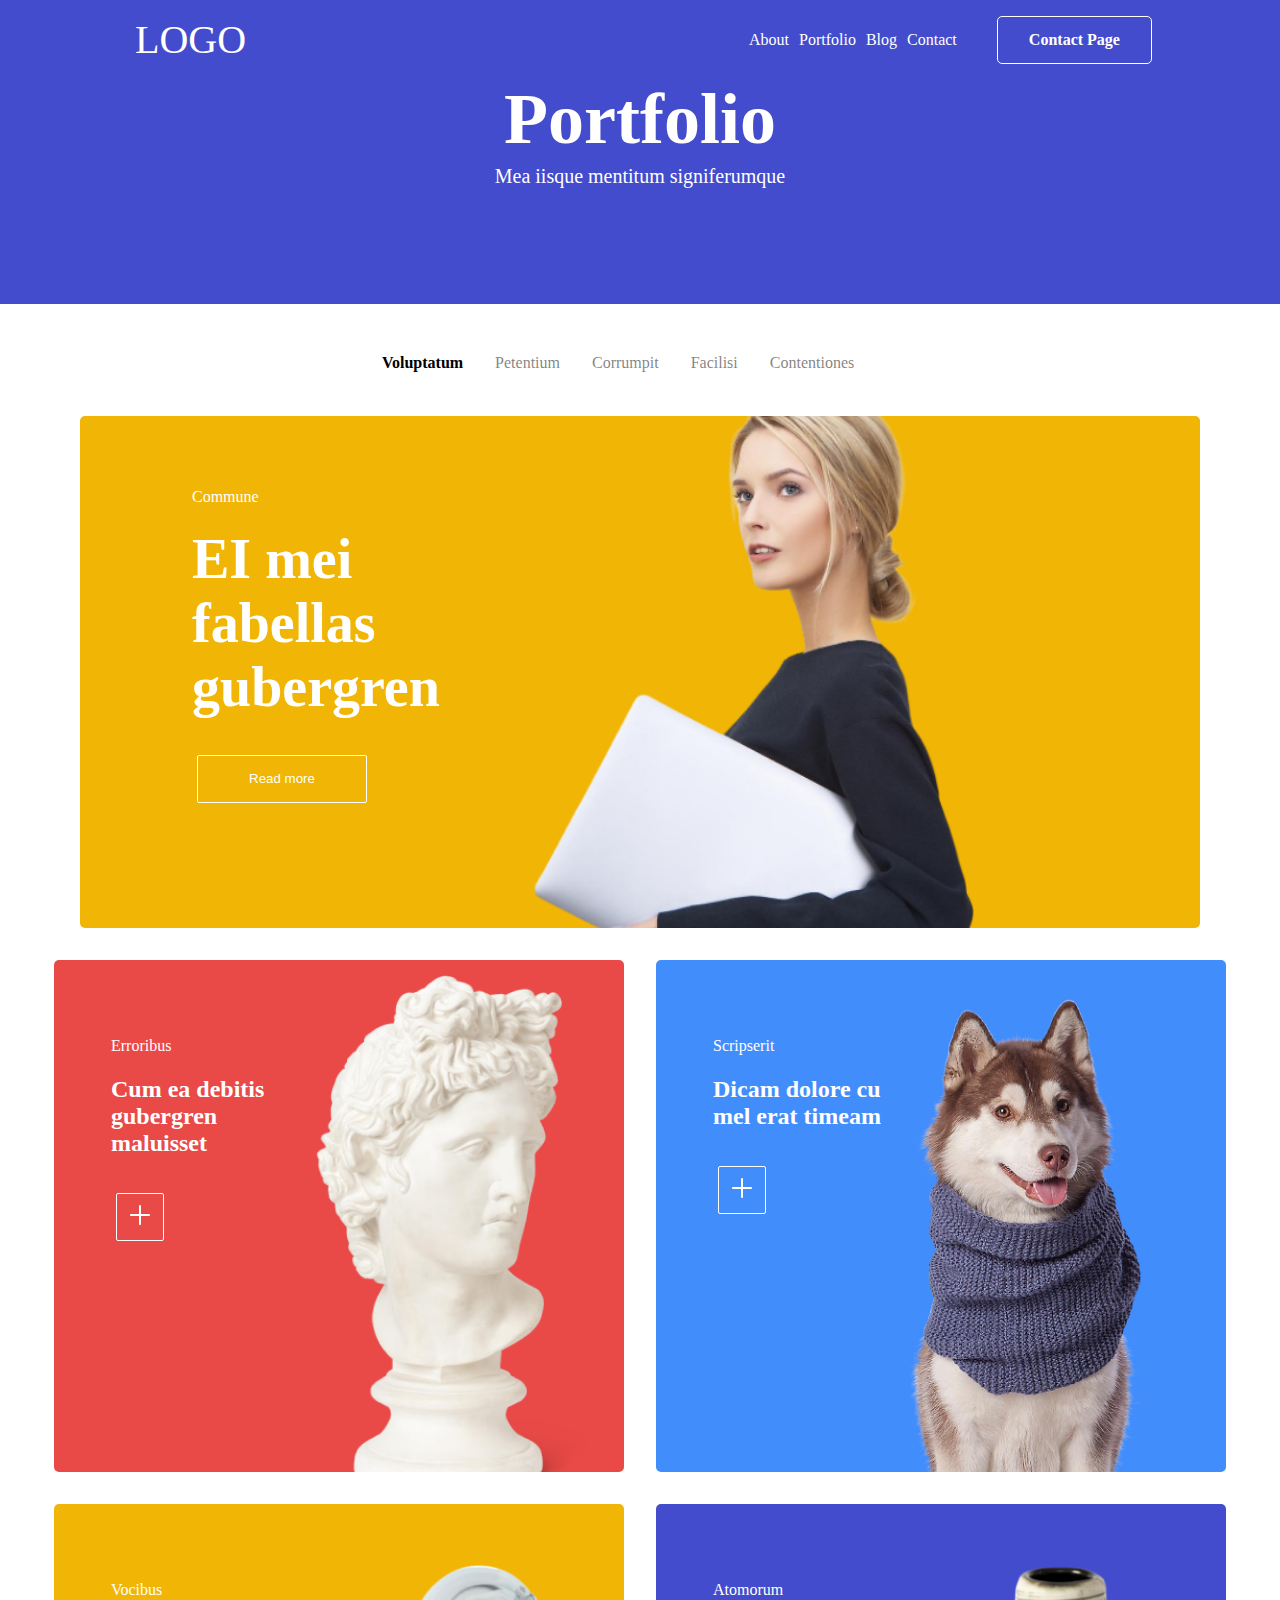
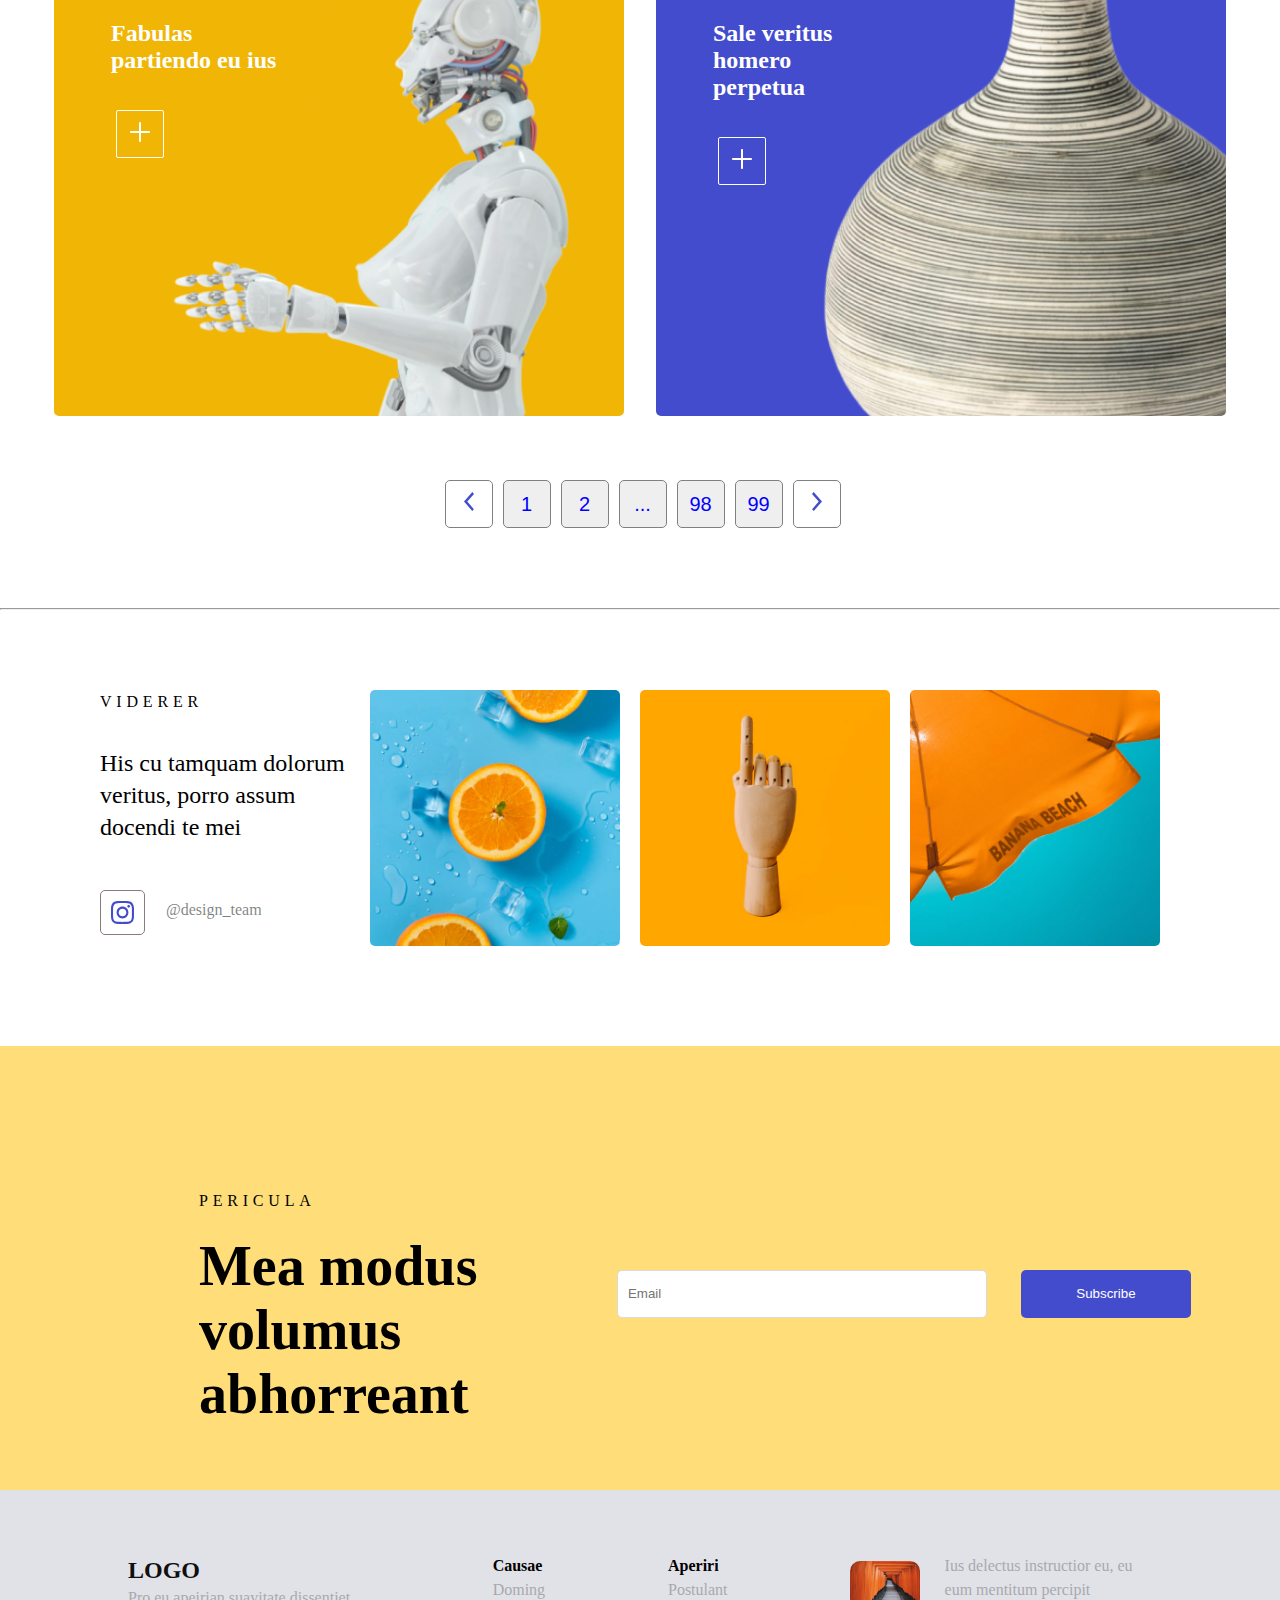
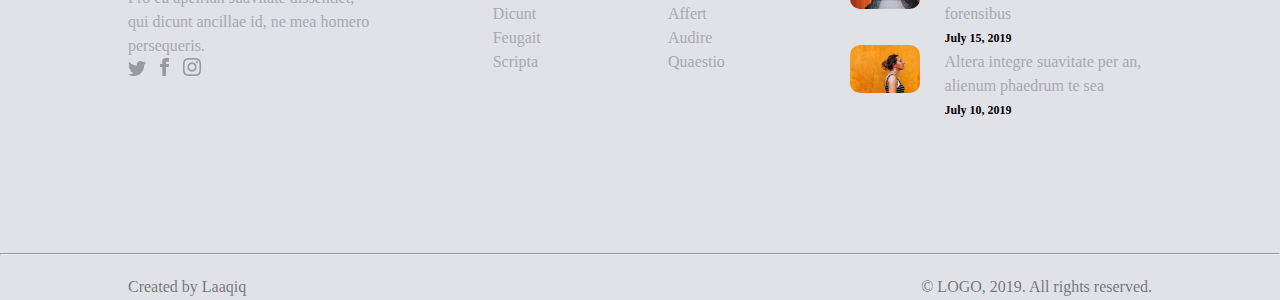
<file: index.html>
<!DOCTYPE html>
<html lang="en">
  <head>
    <meta charset="UTF-8" />
    <meta name="viewport" content="width=device-width, initial-scale=1.0" />
    <title>adaptable-oven-8035</title>
    <link
      rel="stylesheet"
      href="https://fonts.googleapis.com/css2?family=Material+Symbols+Outlined:opsz,wght,FILL,GRAD@20..48,100..700,0..1,-50..200"
    />
    <link rel="stylesheet" href="./contact.css" />
    <link rel="stylesheet" href="./styles.css" />
    <link rel="stylesheet" href="./search.css" />
    <link rel="preconnect" href="https://fonts.googleapis.com" />
    <link rel="preconnect" href="https://fonts.gstatic.com" crossorigin />
    <link
      href="https://fonts.googleapis.com/css2?family=Inter:wght@300&display=swap"
      rel="stylesheet"
    />
    <link
      rel="stylesheet"
      href="https://cdnjs.cloudflare.com/ajax/libs/font-awesome/4.7.0/css/font-awesome.min.css"
    />
    <link rel="stylesheet" href="./footer.css" />
  </head>
  <body>
    <div id="container">
      <nav class="navbar">
        <h3>LOGO</h3>
        <!-- <span>
          <p>About</p>
          <p>Portfolio</p>
          <p>Blog</p>
          <p>Contact</p>
        </span> -->
        <ul>
          <li>About</li>
          <li>Portfolio</li>
          <li>Blog</li>
          <li>Contact</li>
        </ul>
        <button><a href="./Contact Page/index.html">Contact Page</a></button>
        <span class="material-symbols-outlined"> menu </span>
        <div class="hambergerMenu">
          <ul>
            <li>About</li>
            <li>Portfolio</li>
            <li>Blog</li>
            <li>Contact</li>
          </ul>
        </div>
      </nav>
      <div class="blueBox">
        <h1>Portfolio</h1>
        <p>Mea iisque mentitum signiferumque</p>
      </div>
      <div class="section">
        <div class="menu">
          <p><b>Voluptatum</b></p>
          <span>
            <p>Petentium</p>
            <p>Corrumpit</p>
            <p>Facilisi</p>
            <p>Contentiones</p>
          </span>
        </div>
        <div class="Dyellow">
          <div>
            <p>Commune</p>
            <h2>EI mei fabellas <br />gubergren</h2>
            <button>Read more</button>
          </div>
        </div>

        <div class="gridLayout">
          <div class="redDiv divText">
            <div>
              <p>Erroribus</p>
              <h2>Cum ea debitis gubergren maluisset</h2>
              <button>
                <svg
                  xmlns="http://www.w3.org/2000/svg"
                  width="20"
                  height="20"
                  viewBox="0 0 20 20"
                  fill="none"
                >
                  <path
                    fill-rule="evenodd"
                    clip-rule="evenodd"
                    d="M11 18.9914C11 19.5491 10.552 20 10 20C9.447 20 9 19.5491 9 18.9914V11H1.00862C0.451863 11 0 10.553 0 10C0 9.448 0.451863 9 1.00862 9H9V1.00862C9 0.451863 9.447 0 10 0C10.552 0 11 0.451863 11 1.00862V9H18.9914C19.5491 9 20 9.448 20 10C20 10.553 19.5491 11 18.9914 11H11V18.9914Z"
                    fill="white"
                  />
                </svg>
              </button>
            </div>
          </div>
          <div class="blueDiv divText">
            <div>
              <p>Scripserit</p>
              <h2>Dicam dolore cu mel erat timeam</h2>
              <button>
                <svg
                  xmlns="http://www.w3.org/2000/svg"
                  width="20"
                  height="20"
                  viewBox="0 0 20 20"
                  fill="none"
                >
                  <path
                    fill-rule="evenodd"
                    clip-rule="evenodd"
                    d="M11 18.9914C11 19.5491 10.552 20 10 20C9.447 20 9 19.5491 9 18.9914V11H1.00862C0.451863 11 0 10.553 0 10C0 9.448 0.451863 9 1.00862 9H9V1.00862C9 0.451863 9.447 0 10 0C10.552 0 11 0.451863 11 1.00862V9H18.9914C19.5491 9 20 9.448 20 10C20 10.553 19.5491 11 18.9914 11H11V18.9914Z"
                    fill="white"
                  />
                </svg>
              </button>
            </div>
          </div>
          <div class="yellowDiv divText">
            <div>
              <p>Vocibus</p>
              <h2>Fabulas partiendo eu ius</h2>
              <button>
                <svg
                  xmlns="http://www.w3.org/2000/svg"
                  width="20"
                  height="20"
                  viewBox="0 0 20 20"
                  fill="none"
                >
                  <path
                    fill-rule="evenodd"
                    clip-rule="evenodd"
                    d="M11 18.9914C11 19.5491 10.552 20 10 20C9.447 20 9 19.5491 9 18.9914V11H1.00862C0.451863 11 0 10.553 0 10C0 9.448 0.451863 9 1.00862 9H9V1.00862C9 0.451863 9.447 0 10 0C10.552 0 11 0.451863 11 1.00862V9H18.9914C19.5491 9 20 9.448 20 10C20 10.553 19.5491 11 18.9914 11H11V18.9914Z"
                    fill="white"
                  />
                </svg>
              </button>
            </div>
          </div>
          <div class="voiletDiv divText">
            <div>
              <p>Atomorum</p>
              <h2>Sale veritus homero perpetua</h2>
              <button>
                <svg
                  xmlns="http://www.w3.org/2000/svg"
                  width="20"
                  height="20"
                  viewBox="0 0 20 20"
                  fill="none"
                >
                  <path
                    fill-rule="evenodd"
                    clip-rule="evenodd"
                    d="M11 18.9914C11 19.5491 10.552 20 10 20C9.447 20 9 19.5491 9 18.9914V11H1.00862C0.451863 11 0 10.553 0 10C0 9.448 0.451863 9 1.00862 9H9V1.00862C9 0.451863 9.447 0 10 0C10.552 0 11 0.451863 11 1.00862V9H18.9914C19.5491 9 20 9.448 20 10C20 10.553 19.5491 11 18.9914 11H11V18.9914Z"
                    fill="white"
                  />
                </svg>
              </button>
            </div>
          </div>
        </div>

        <div class="buttons">
          <button><img src="/images/arrow.svg" alt="" /></button>
          <button>1</button>
          <button>2</button>
          <button>...</button>
          <button>98</button>
          <button>99</button>
          <button><img src="./images/arrow2.svg" alt="" /></button>
        </div>
        <hr />
        <div class="midSection">
          <div>
            <h5>viderer</h5>
            <h4>His cu tamquam dolorum veritus, porro assum docendi te mei</h4>
            <span>
              <img src="./images/insta.svg" alt="" />
              <p>@design_team</p>
            </span>
          </div>
          <div><img src="./images/lemon.png" alt="" /></div>
          <div><img src="./images/hand.png" alt="" /></div>
          <div><img src="./images/beach.png" alt="" /></div>
        </div>
      </div>
      <div class="shahbaz">
        <div class="left">
          <!-- <span>PERICULA</span> -->
          <p>PERICULA</p>
          <h3>Mea modus volumus abhorreant</h3>
        </div>
        <div class="right">
          <input type="search" id="search" placeholder="Email" />
          <button>Subscribe</button>
        </div>
      </div>
      <footer>
        <!-- Second Part Of Footer -->
        <div class="footer2nd">
          <div class="footer2ndpart">
            <div>
              <h4>LOGO</h4>
              <p>
                Pro eu apeirian suavitate dissentiet, qui dicunt ancillae id, ne
                mea homero persequeris.
              </p>
              <div class="social-media">
                <img src="/logos/fb.png" alt="error" />
                <img src="/logos/x.png" alt="Logo" />
                <img src="/logos/Shape.png" alt="Logo" />
              </div>
            </div>
            <div>
              <h5>Causae</h5>
              <p>Doming</p>
              <p>Dicunt</p>
              <p>Feugait</p>
              <p>Scripta</p>
            </div>
            <div>
              <h5>Aperiri</h5>
              <p>Postulant</p>
              <p>Affert</p>
              <p>Audire</p>
              <p>Quaestio</p>
            </div>
            <div>
              <div class="conform">
                <div>
                  <img src="logos/road (2).png" alt="error" />
                </div>
                <div>
                  <p>
                    Ius delectus instructior eu, eu eum mentitum percipit
                    forensibus
                  </p>
                  <p id="data1">July 15, 2019</p>
                </div>
              </div>
              <div class="conform">
                <div>
                  <img src="logos/Bitmap.png" alt="error" />
                </div>
                <div>
                  <p>
                    Altera integre suavitate per an, alienum phaedrum te sea
                  </p>
                  <p id="data2">July 10, 2019</p>
                </div>
              </div>
            </div>
          </div>
          <!-- <div class="link"><button><a href="">Conact Page</a></button></div> -->
          <hr />
          <div class="lastpart">
            <p id="para1">Created by Laaqiq</p>
            <p id="para2">© LOGO, 2019. All rights reserved.</p>
          </div>
        </div>
      </footer>
    </div>
  </body>
</html>
</file>
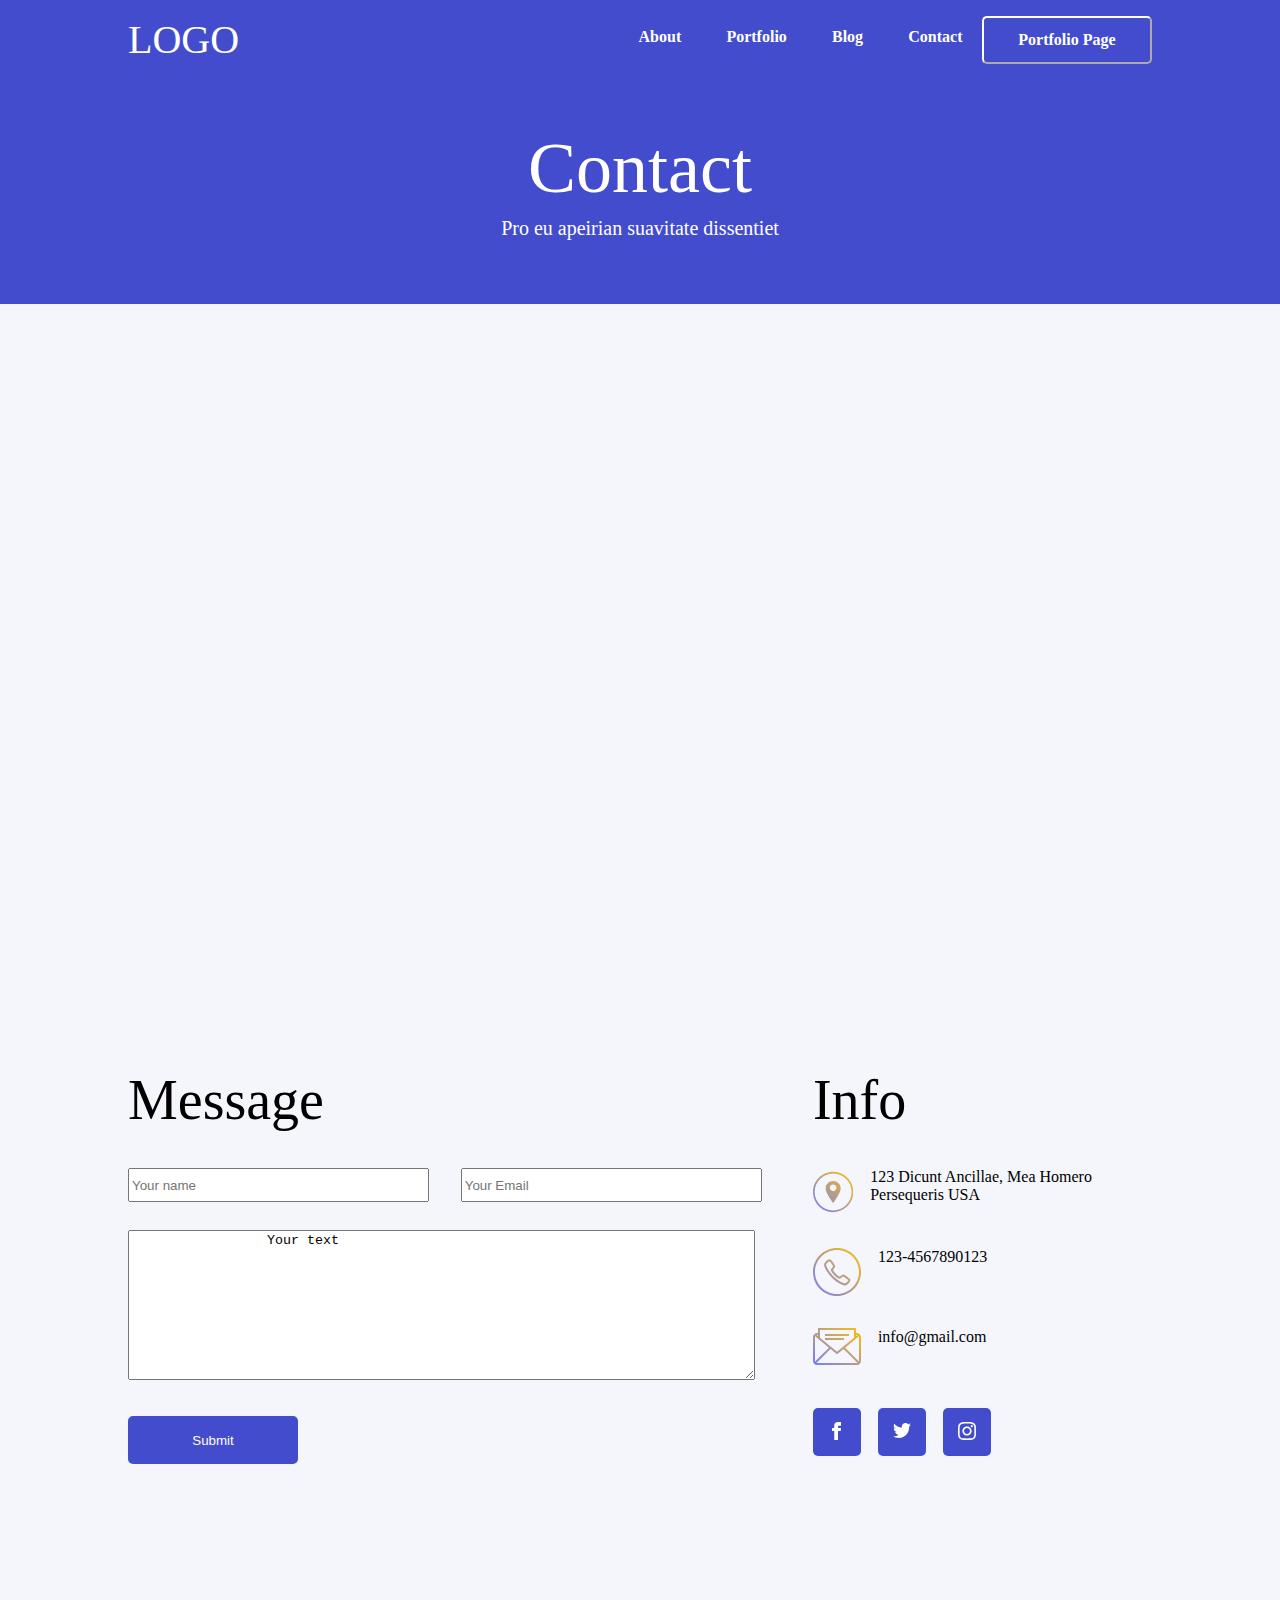
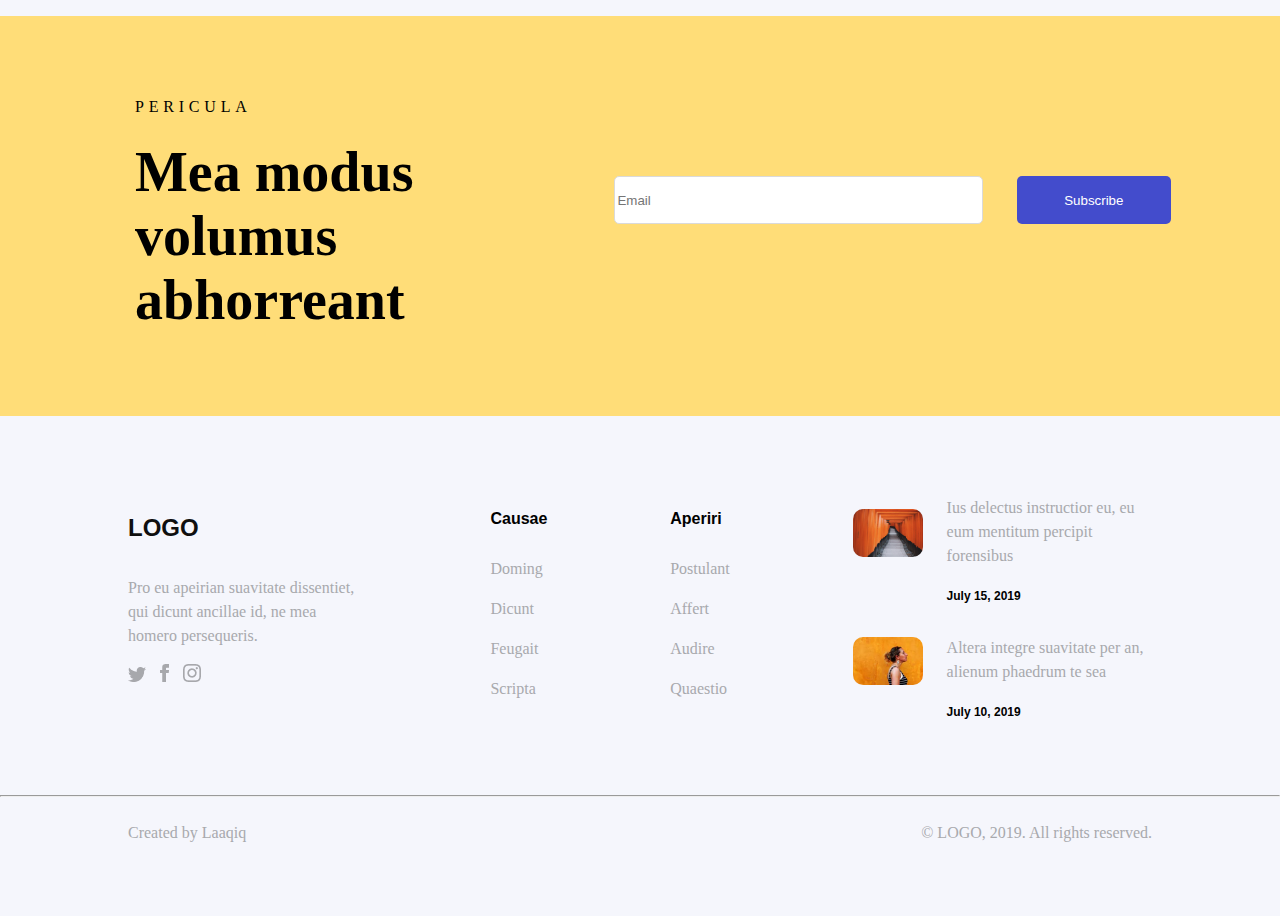
<file: Contact Page/index.html>
<!DOCTYPE html>
<html lang="en">

<head>
  <meta charset="UTF-8">
  <meta name="viewport" content="width=device-width, initial-scale=1.0">
  <title>Document</title>
  <link rel="stylesheet"
    href="https://fonts.googleapis.com/css2?family=Material+Symbols+Outlined:opsz,wght,FILL,GRAD@24,400,0,0" />
  <link rel="stylesheet" href="./styles.css">
</head>

<body>
  <header>
    <div class="d1">
      <div class="logo">LOGO</div>
      <div class="d12">
        <a href="">About</a>
        <a href="">Portfolio</a>
        <a href="">Blog</a>
        <a href="">Contact</a>
      </div>
      <button><a href="../index.html">Portfolio Page</a></button>
      <span class="log material-symbols-outlined">
        menu
      </span>
      <div class="ho">
        <p class="x">About</p>
        <p class="x">Portfolio</p>
        <p class="x">Blog</p>
        <p class="x">Contact</p>
      </div>
    </div>
    <div class="d2">
      <p>Contact</p>
      <p>Pro eu apeirian suavitate dissentiet</p>
    </div>
  </header>
  <div class="main">
    <div class="map">
      <iframe
        src="https://www.google.com/maps/embed?pb=!1m18!1m12!1m3!1d112217.96856221724!2d77.29315839999998!3d28.4852224!2m3!1f0!2f0!3f0!3m2!1i1024!2i768!4f13.1!4m3!3e6!4m0!4m0!5e0!3m2!1sen!2sin!4v1699016081760!5m2!1sen!2sin"
        width="600" height="450" style="border:0;" allowfullscreen="" loading="lazy"
        referrerpolicy="no-referrer-when-downgrade"></iframe>
    </div>
    <div class="msin">
      <div class="msg">
        <h2>Message</h2>
        <div class="naem">
          <input type="text" id="name" name="name" placeholder="Your name" required minlength="4" maxlength="8"
            size="10" />
          <input type="email" id="email" placeholder="Your Email" pattern=".+@globex\.com" size="30" required />
        </div>
        <textarea id="text" name="story" rows="5" cols="33">
                 Your text
                </textarea>
        <input id="sub" type="submit" value="Submit" />
      </div>
      <div class="info">
        <h2>Info</h2>
        <div class="s1">
          <svg xmlns="http://www.w3.org/2000/svg" width="48" height="48" viewBox="0 0 48 48" fill="none">
            <path fill-rule="evenodd" clip-rule="evenodd"
              d="M0 24C0 10.7452 10.7454 0 24.0005 0C37.2546 0 48 10.7462 48 24C48 37.2568 37.2546 48 24.0005 48C10.7454 48 0 37.2568 0 24ZM2 24C2 36.1515 11.8493 46 24.0005 46C36.1509 46 46 36.1514 46 24C46 11.8505 36.1498 2 24.0005 2C11.85 2 2 11.8498 2 24ZM24 37C24 37 33 24.9706 33 20C33 15.0294 28.9706 11 24 11C19.0294 11 15 15.0294 15 20C15 24.9706 24 37 24 37ZM24 23C26.2091 23 28 21.2091 28 19C28 16.7909 26.2091 15 24 15C21.7909 15 20 16.7909 20 19C20 21.2091 21.7909 23 24 23Z"
              fill="url(#paint0_linear_0_2622)" />
            <defs>
              <linearGradient id="paint0_linear_0_2622" x1="24" y1="-24" x2="-24" y2="24"
                gradientUnits="userSpaceOnUse">
                <stop stop-color="#FFC105" />
                <stop offset="1" stop-color="#737CFF" />
              </linearGradient>
            </defs>
          </svg>
          <span>123 Dicunt Ancillae, Mea Homero Persequeris USA</span>
        </div>
        <div class="s1">
          <svg xmlns="http://www.w3.org/2000/svg" width="48" height="48" viewBox="0 0 48 48" fill="none">
            <path fill-rule="evenodd" clip-rule="evenodd"
              d="M0 24C0 10.7452 10.7454 0 24.0005 0C37.2546 0 48 10.7462 48 24C48 37.2568 37.2546 48 24.0005 48C10.7454 48 0 37.2568 0 24ZM2 24C2 36.1515 11.8493 46 24.0005 46C36.1509 46 46 36.1514 46 24C46 11.8505 36.1498 2 24.0005 2C11.85 2 2 11.8498 2 24ZM26.7938 28.4975C27.0433 28.337 27.2787 28.166 27.8288 27.7532C29.2981 26.6505 29.6713 26.4105 30.3321 26.4105H30.5682L30.7793 26.5161C32.4051 27.329 35.5367 29.6772 37.1317 31.2723L37.4246 31.5652V31.9794C37.4246 34.0554 33.9307 37.5482 31.8546 37.5482L31.6586 37.5288C23.6501 35.9288 12.6813 24.9586 11.0781 16.9478L11.0586 16.7516C11.0586 14.6768 14.5526 11.1827 16.6273 11.1827H16.8634L17.0746 11.2883C18.5988 12.0505 20.7708 15.1876 22.0905 17.8269L22.196 18.0381V18.2741C22.196 18.9346 21.9561 19.3079 20.8543 20.7777C20.4418 21.328 20.2709 21.5637 20.1105 21.8133C20.071 21.8747 20.0375 21.9305 20.0099 21.9763L20.0098 21.9765C19.9948 22.0016 19.9814 22.0237 19.9699 22.0422C20.8585 24.0304 24.577 27.7492 26.5653 28.638C26.5838 28.6264 26.606 28.6131 26.6311 28.5979L26.6311 28.5979C26.6769 28.5704 26.7325 28.537 26.7938 28.4975ZM30.0643 28.6086C29.8148 28.7691 29.5793 28.9401 29.0293 29.3529C27.5598 30.4556 27.1868 30.6956 26.526 30.6956H26.3637L26.2097 30.6443C23.6274 29.7835 18.8244 24.9803 17.9637 22.3979L17.9123 22.244V22.0817C17.9123 21.4212 18.1522 21.0479 19.2541 19.5781C19.6666 19.0278 19.8375 18.7922 19.9979 18.5426C20.0374 18.4811 20.0709 18.4253 20.0985 18.3794L20.0985 18.3794L20.1134 18.3546C19.0568 16.3455 17.3867 13.9374 16.4055 13.2182C15.3422 13.5237 13.1816 15.7223 13.0637 16.674C14.5886 23.8478 24.7609 34.0213 31.9321 35.5432C32.8484 35.4301 34.917 33.4281 35.3458 32.3284C33.9377 31.015 31.6286 29.2834 30.2442 28.4978L30.2271 28.5081L30.227 28.5081C30.1812 28.5357 30.1256 28.5691 30.0643 28.6086Z"
              fill="url(#paint0_linear_0_2630)" />
            <defs>
              <linearGradient id="paint0_linear_0_2630" x1="24" y1="-24" x2="-24" y2="24"
                gradientUnits="userSpaceOnUse">
                <stop stop-color="#FFC105" />
                <stop offset="1" stop-color="#737CFF" />
              </linearGradient>
            </defs>
          </svg>
          <span>123-4567890123</span>
        </div>
        <div class="s1">
          <svg xmlns="http://www.w3.org/2000/svg" width="48" height="37" viewBox="0 0 48 37" fill="none">
            <path fill-rule="evenodd" clip-rule="evenodd"
              d="M41 9.79885V2H7V9.79885L24 23.7079L41 9.79885ZM43 8.16248L44.3758 7.0368C44.251 7.01265 44.1221 7 43.9901 7H43V8.16248ZM43 5H43.9901C44.7726 5 45.5025 5.22358 46.1194 5.61023L46.1407 5.5928L46.1944 5.65837C47.2824 6.37446 48 7.60562 48 9.00426V32.9957C48 35.211 46.2047 37 43.9901 37H4.00989C1.79405 37 0 35.2072 0 32.9957V9.00426C0 7.60303 0.718312 6.37233 1.8067 5.65707L1.85928 5.5928L1.88019 5.60991C2.49728 5.22334 3.22741 5 4.00989 5H5V0H43V5ZM5 8.16248V7H4.00989C3.87788 7 3.74889 7.01262 3.62406 7.03672L5 8.16248ZM36 6V8H12V6H36ZM12 10V12H31V10H12ZM2.1008 8.37454C2.03538 8.5725 2 8.78419 2 9.00426V32.9957C2 33.1761 2.02386 33.3509 2.06861 33.5172L15.9115 19.6742L2.1008 8.37454ZM4.00989 35C3.82771 35 3.65125 34.9759 3.48353 34.9307L17.4526 20.9616L17.307 20.8159L24 26.2921L30.9043 20.6431L30.5858 20.9616L44.5467 34.9225C44.37 34.973 44.1833 35 43.9901 35H4.00989ZM45.9395 33.4869C45.979 33.3298 46 33.1652 46 32.9957V9.00426C46 8.78435 45.9645 8.5727 45.899 8.37472L32.1096 19.657L45.9395 33.4869Z"
              fill="url(#paint0_linear_0_2645)" />
            <defs>
              <linearGradient id="paint0_linear_0_2645" x1="24" y1="-18.5" x2="-11.7811" y2="27.9187"
                gradientUnits="userSpaceOnUse">
                <stop stop-color="#FFC105" />
                <stop offset="1" stop-color="#737CFF" />
              </linearGradient>
            </defs>
          </svg>
          <span>info@gmail.com</span>
        </div>
        <div class="sym">
          <button>
            <svg xmlns="http://www.w3.org/2000/svg" width="9" height="18" viewBox="0 0 9 18" fill="none">
              <path fill-rule="evenodd" clip-rule="evenodd"
                d="M2.25 6H0V9H2.25V18H6V9H8.7315L9 6H6V4.74975C6 4.0335 6.144 3.75 6.83625 3.75H9V0H6.144C3.447 0 2.25 1.18725 2.25 3.46125V6Z"
                fill="white" />
            </svg>
          </button>
          <button>
            <svg xmlns="http://www.w3.org/2000/svg" width="18" height="15" viewBox="0 0 18 15" fill="none">
              <path fill-rule="evenodd" clip-rule="evenodd"
                d="M18 1.77579C17.3377 2.07727 16.626 2.2803 15.879 2.37182C16.6418 1.90346 17.2275 1.1613 17.5028 0.276866C16.7895 0.710624 15.999 1.02594 15.1575 1.19591C14.4848 0.459906 13.524 0 12.462 0C10.0778 0 8.32575 2.28107 8.86425 4.64905C5.796 4.49139 3.075 2.984 1.25325 0.692935C0.28575 2.39489 0.7515 4.62136 2.3955 5.74882C1.791 5.72883 1.221 5.55886 0.72375 5.27507C0.68325 7.02933 1.9095 8.67053 3.6855 9.03584C3.16575 9.18042 2.5965 9.21426 2.0175 9.10044C2.487 10.6047 3.8505 11.6991 5.4675 11.7299C3.915 12.9781 1.959 13.5357 0 13.2988C1.63425 14.3732 3.576 15 5.661 15C12.5175 15 16.3912 9.06199 16.1572 3.73616C16.8787 3.20165 17.505 2.53486 18 1.77579Z"
                fill="white" />
            </svg>
          </button>
          <button>
            <svg xmlns="http://www.w3.org/2000/svg" width="18" height="18" viewBox="0 0 18 18" fill="none">
              <path fill-rule="evenodd" clip-rule="evenodd"
                d="M9 0C6.55575 0 6.24975 0.0105 5.28975 0.054C2.02125 0.204 0.20475 2.0175 0.05475 5.289C0.0105 6.24975 0 6.55575 0 9C0 11.4443 0.0105 11.751 0.054 12.711C0.204 15.9795 2.0175 17.796 5.289 17.946C6.24975 17.9895 6.55575 18 9 18C11.4443 18 11.751 17.9895 12.711 17.946C15.9765 17.796 17.7975 15.9825 17.9452 12.711C17.9895 11.751 18 11.4443 18 9C18 6.55575 17.9895 6.24975 17.946 5.28975C17.799 2.02425 15.9832 0.20475 12.7118 0.05475C11.751 0.0105 11.4443 0 9 0ZM9 1.62225C11.403 1.62225 11.688 1.63125 12.6375 1.67475C15.0765 1.78575 16.2157 2.943 16.3267 5.364C16.3703 6.31275 16.3785 6.59775 16.3785 9.00075C16.3785 11.4045 16.3695 11.6888 16.3267 12.6375C16.215 15.0563 15.0787 16.2157 12.6375 16.3267C11.688 16.3703 11.4045 16.3792 9 16.3792C6.597 16.3792 6.312 16.3703 5.36325 16.3267C2.91825 16.215 1.785 15.0525 1.674 12.6367C1.6305 11.688 1.6215 11.4037 1.6215 9C1.6215 6.597 1.63125 6.31275 1.674 5.36325C1.78575 2.943 2.922 1.785 5.36325 1.674C6.31275 1.63125 6.597 1.62225 9 1.62225ZM4.3785 9C4.3785 6.44775 6.44775 4.3785 9 4.3785C11.5522 4.3785 13.6215 6.44775 13.6215 9C13.6215 11.553 11.5522 13.6222 9 13.6222C6.44775 13.6222 4.3785 11.5522 4.3785 9ZM9 12C7.34325 12 6 10.6575 6 9C6 7.34325 7.34325 6 9 6C10.6567 6 12 7.34325 12 9C12 10.6575 10.6567 12 9 12ZM12.7238 4.19625C12.7238 3.6 13.2075 3.11625 13.8045 3.11625C14.4008 3.11625 14.8837 3.6 14.8837 4.19625C14.8837 4.7925 14.4008 5.27625 13.8045 5.27625C13.2075 5.27625 12.7238 4.7925 12.7238 4.19625Z"
                fill="white" />
            </svg>
          </button>
        </div>
      </div>
    </div>
  </div>


  <!-- Write your code -->

  <div class="shahbaz">
    <div class="left">

      <p>PERICULA</p>
      <h3>Mea modus volumus
        abhorreant</h3>
    </div>
    <div class="right">
      <input type="search" id="search" placeholder="Email">
      <button>Subscribe</button>
    </div>
  </div>


  <!-- Footer -->

  <footer>

    <!-- Second Part Of Footer -->
    <div class="footer2nd">
      <div class="footer2ndpart">
        <div>
          <h4>LOGO</h4>
          <p>Pro eu apeirian suavitate dissentiet, qui dicunt ancillae id, ne mea homero persequeris.</p>
          <div class="social-media">
            <img src="/logos/fb.png" alt="error">
            <img src="/logos/x.png" alt="Logo">
            <img src="/logos/Shape.png" alt="Logo">
          </div>
        </div>
        <div>
          <h5>Causae</h5>
          <p>Doming</p>
          <p>Dicunt</p>
          <p>Feugait</p>
          <p>Scripta</p>
        </div>
        <div>
          <h5>Aperiri</h5>
          <p>Postulant</p>
          <p>Affert</p>
          <p>Audire</p>
          <p>Quaestio</p>
        </div>
        <div>
          <div class="conform">
            <div>
              <img src="logos/road (2).png" alt="error">
            </div>
            <div>
              <p>Ius delectus instructior eu, eu eum mentitum percipit forensibus</p>
              <p id="data1">July 15, 2019</p>
            </div>

          </div>
          <div class="conform">
            <div>
              <img src="logos/Bitmap.png" alt="error">
            </div>
            <div>
              <p>Altera integre suavitate per an, alienum phaedrum te sea</p>
              <p id="data2">July 10, 2019</p>
            </div>
          </div>
        </div>
      </div>
      <hr>
      <div class="lastpart">
        <p id="para1">Created by Laaqiq</p>
        <p id="para2">© LOGO, 2019. All rights reserved.</p>
      </div>
    </div>
  </footer>


</body>

</html>
</file>
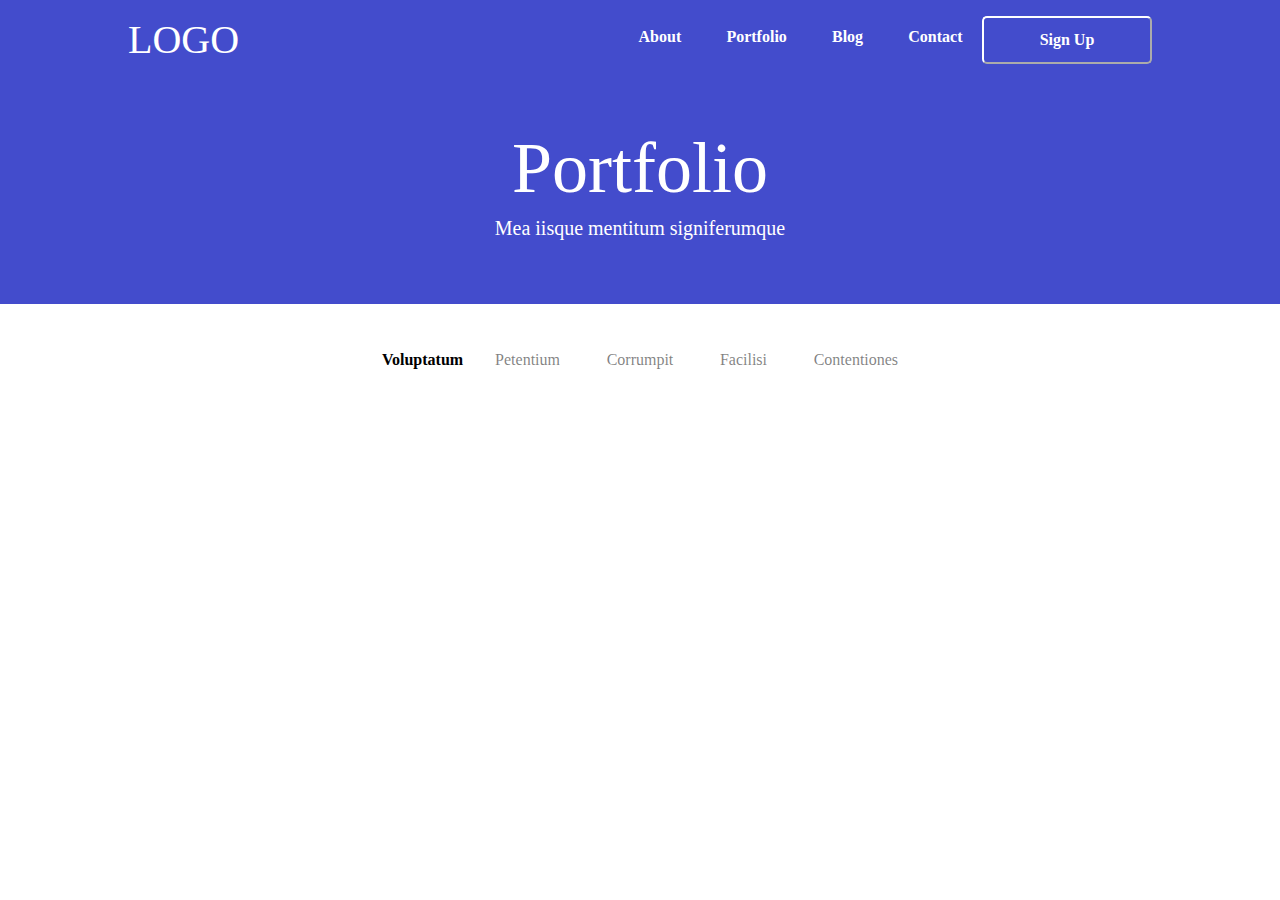
<file: Unit 3 Project/index.html>
<!DOCTYPE html>
<html lang="en">
<head>
    <meta charset="UTF-8">
    <meta name="viewport" content="width=device-width, initial-scale=1.0">
    <title>Document</title>
    <link rel="stylesheet" href="https://fonts.googleapis.com/css2?family=Material+Symbols+Outlined:opsz,wght,FILL,GRAD@24,400,0,0" />
    <link rel="stylesheet" href="./styles.css">
</head>
<body>
    <header>
        <div class="d1">
            <div class="logo">LOGO
            </div>
            <div class="d12">
                <a href="">About</a>
                <a href="">Portfolio</a>
                <a href="">Blog</a>
                <a href="">Contact</a>
            </div>
            <button>Sign Up</button>
            <span class="log material-symbols-outlined">
                menu
                </span>
                <div class="ho">
                  <p class="x">About</p>
                  <p class="x">Portfolio</p>
                  <p class="x">Blog</p>
                  <p class="x">Contact</p>
                </div>
        </div>
        <div class="d2">
            <p>Portfolio</p>
            <p>Mea iisque mentitum signiferumque</p>
        </div>
    </header>
    <div class="d3">
        <div>Voluptatum</div>
        <div>
            <a href="#">Petentium</a>
            <a href="#">Corrumpit</a>
            <a href="#">Facilisi</a>
            <a href="#">Contentiones</a>
        </div>
    </div>
</body>
</html>
</file>
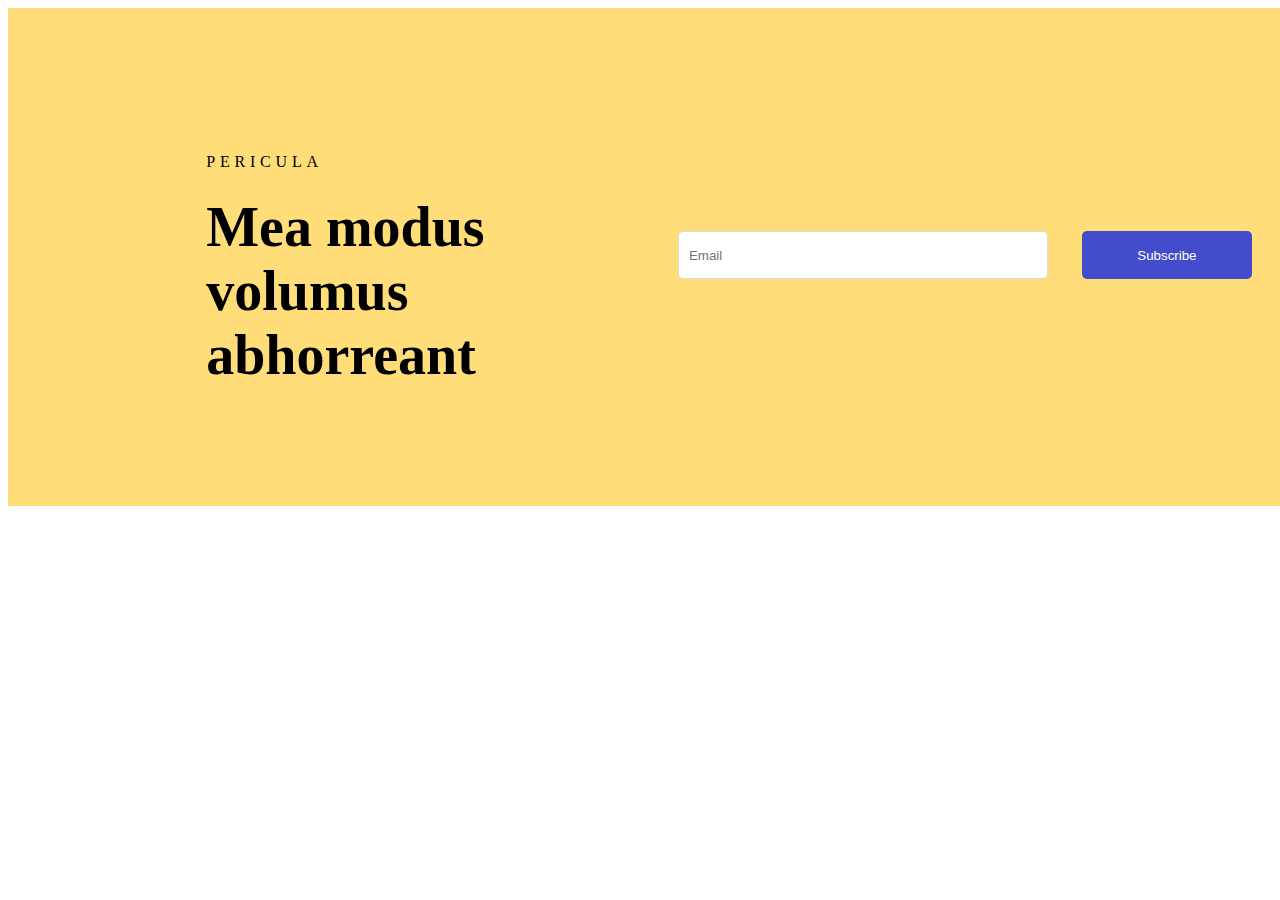
<file: search.html>
<!DOCTYPE html>
<html lang="en">
<head>
    <meta charset="UTF-8">
    <meta name="viewport" content="width=device-width, initial-scale=1.0">
    <title>Document</title>
    <link rel="stylesheet" href="search.css">
</head>
<body>
    <div class="shahbaz">
        <div class="left">
            <!-- <span>PERICULA</span> -->
            <p>PERICULA</p>
            <h3>Mea modus volumus 
                abhorreant</h3>
        </div>
        <div class="right">
            <input type="search" id="search" placeholder="Email">
            <button>Subscribe</button>
        </div>
    </div>
</body>
</html>
</file>
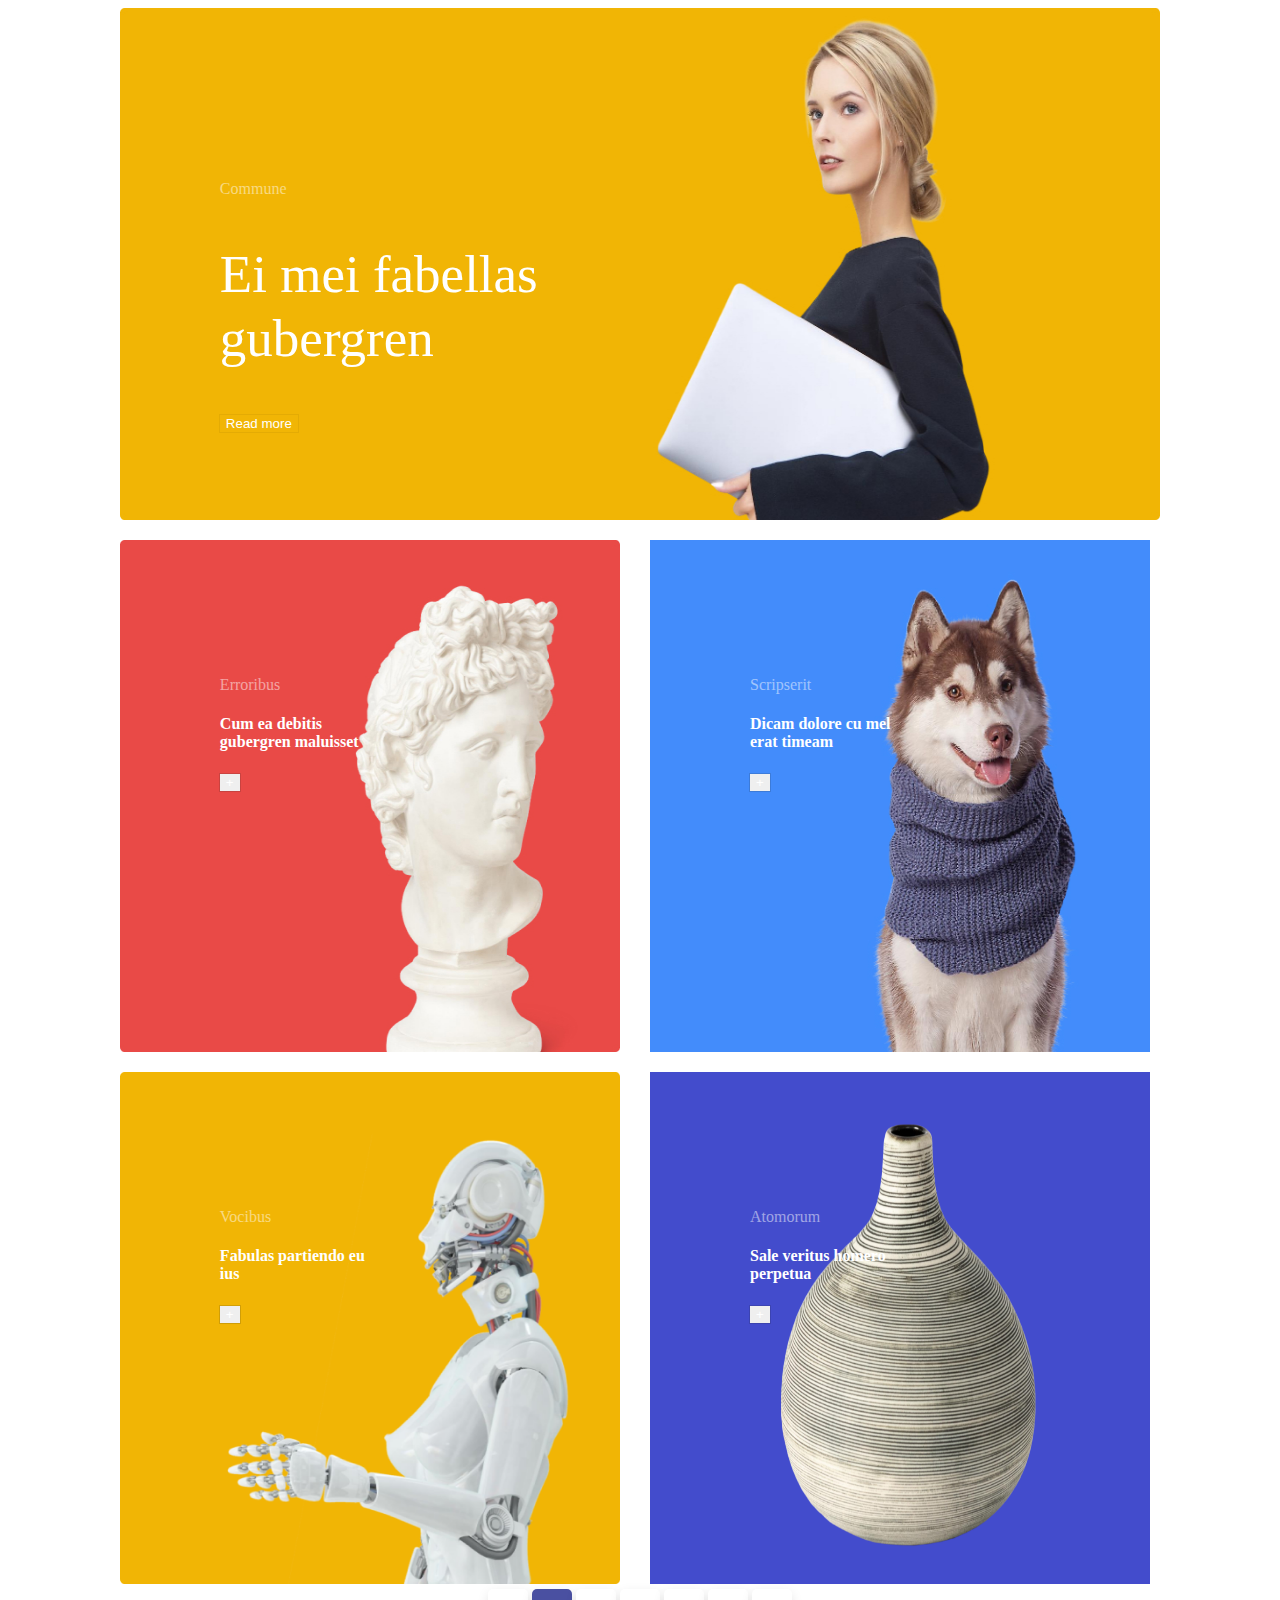
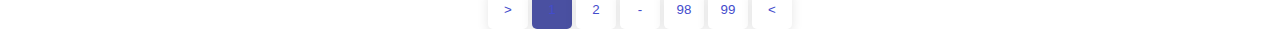
<file: CWYogesh/cart.html>
<!DOCTYPE html>
<html lang="en">
  <head>
    <meta charset="UTF-8" />
    <meta name="viewport" content="width=device-width, initial-scale=1.0" />
    <title>Document</title>
    <link rel="stylesheet" href="cart.css" />
  </head>
  <body>
    <div class="container">
      <div>
        <div class="text1">
          <p>Commune</p>
          <h2>Ei mei fabellas gubergren</h2>
          <button>Read more</button>
        </div>
        <img src="download (1).jpg" alt="" />
      </div>
      <!-- This is card section here four card we are making -->
      <div>
        <div class="text">
          <p>Erroribus</p>
          <h4>Cum ea debitis gubergren maluisset</h4>
          <button class="btn btn1">+</button>
        </div>
        <img src="download (2).jpg" alt="" />
      </div>

      <div>
        <div class="text">
          <p>Scripserit</p>
          <h4>Dicam dolore cu mel erat timeam</h4>
          <button class="btn btn2">+</button>
        </div>
        <img src="download(3).jpg" alt="" />
      </div>

      <div>
        <div class="text">
          <p>Vocibus</p>
          <h4>Fabulas partiendo eu ius</h4>
          <button class="btn btn3">+</button>
        </div>
        <img src="download(4).png" alt="" />
      </div>
      <div>
        <div class="text">
          <p>Atomorum</p>
          <h4>Sale veritus homero perpetua</h4>
          <button class="btn btn4">+</button>
        </div>
        <img src="download(5).png" alt="" />
      </div>
    </div>

    <div class="button">
      <div class="btn">
        <button>></button>
        <button>1</button>
        <button>2</button>
        <button>-</button>
        <button>98</button>
        <button>99</button>
        <button><</button>
      </div>
    </div>
  </body>
</html>
</file>
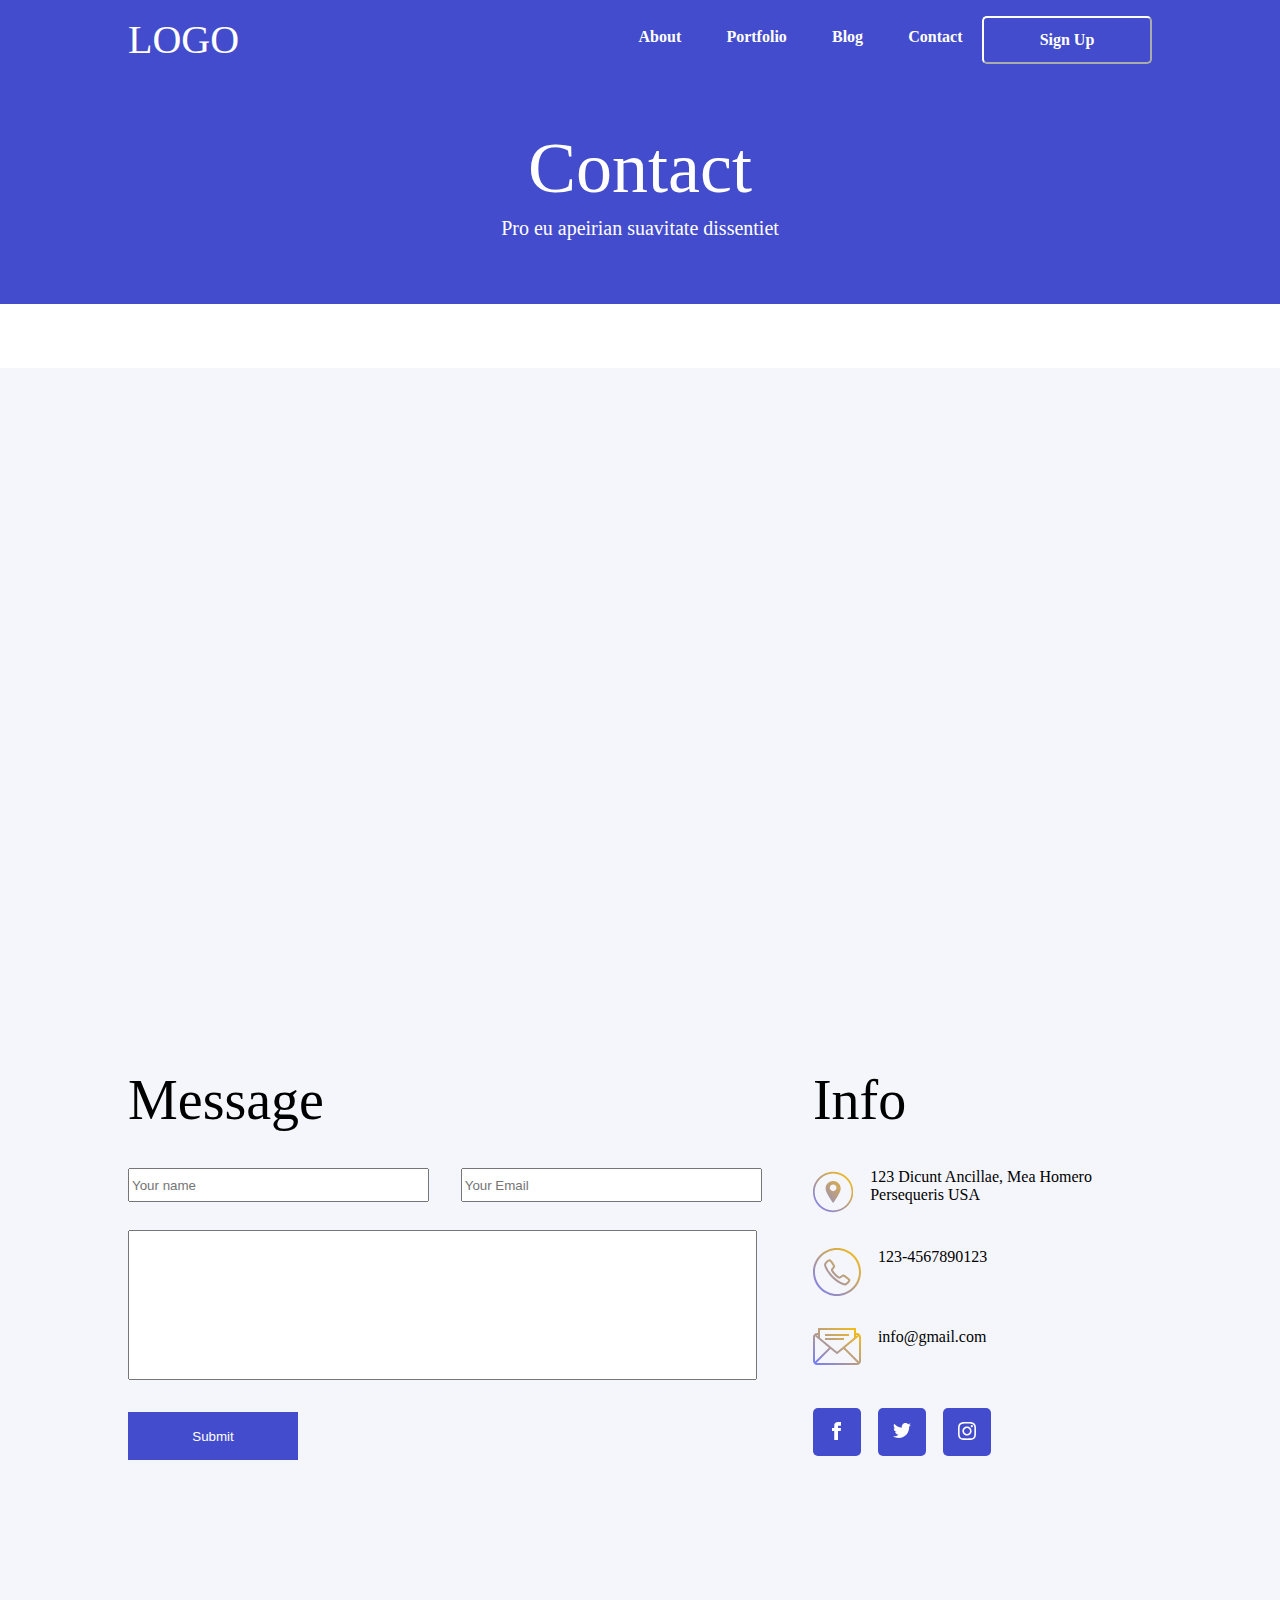
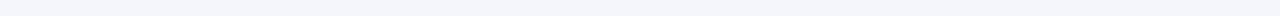
<file: Unit 3 Project 2/Contect.html>
<!DOCTYPE html>
<html lang="en">
<head>
    <meta charset="UTF-8">
    <meta name="viewport" content="width=device-width, initial-scale=1.0">
    <title>Document</title>
    <link rel="stylesheet" href="https://fonts.googleapis.com/css2?family=Material+Symbols+Outlined:opsz,wght,FILL,GRAD@24,400,0,0" />
    <link rel="stylesheet" href="./cstyles.css">
</head>
<body>
    <header>
        <div class="d1">
            <div class="logo">LOGO</div>
            <div class="d12">
                <a href="">About</a>
                <a href="">Portfolio</a>
                <a href="">Blog</a>
                <a href="">Contact</a>
            </div>
            <button>Sign Up</button>
            <span class="log material-symbols-outlined">
                menu
                </span>
                <div class="ho">
                  <p class="x">About</p>
                  <p class="x">Portfolio</p>
                  <p class="x">Blog</p>
                  <p class="x">Contact</p>
                </div>
        </div>
        <div class="d2">
            <p>Contact</p>
            <p>Pro eu apeirian suavitate dissentiet</p>
        </div>
    </header>
    <div class="main">
        <div class="map">
            <iframe src="https://www.google.com/maps/embed?pb=!1m18!1m12!1m3!1d112217.96856221724!2d77.29315839999998!3d28.4852224!2m3!1f0!2f0!3f0!3m2!1i1024!2i768!4f13.1!4m3!3e6!4m0!4m0!5e0!3m2!1sen!2sin!4v1699016081760!5m2!1sen!2sin" width="600" height="450" style="border:0;" allowfullscreen="" loading="lazy" referrerpolicy="no-referrer-when-downgrade"></iframe>
        </div>
        <div class="msin">
            <div class="msg">
                <h2>Message</h2>
                <div class="naem">
                    <input type="text" id="name" name="name" placeholder="Your name" required minlength="4" maxlength="8" size="10" />
                    <input type="email" id="email" placeholder="Your Email" pattern=".+@globex\.com" size="30" required />
                </div>
                <input type="text" id="text" name="name" required minlength="4" maxlength="1000" size="0" />
                <input id="sub" type="submit" value="Submit" />
            </div>
            <div class="info">
                <h2>Info</h2>
                <div class="s1">
                    <svg xmlns="http://www.w3.org/2000/svg" width="48" height="48" viewBox="0 0 48 48" fill="none">
                        <path fill-rule="evenodd" clip-rule="evenodd" d="M0 24C0 10.7452 10.7454 0 24.0005 0C37.2546 0 48 10.7462 48 24C48 37.2568 37.2546 48 24.0005 48C10.7454 48 0 37.2568 0 24ZM2 24C2 36.1515 11.8493 46 24.0005 46C36.1509 46 46 36.1514 46 24C46 11.8505 36.1498 2 24.0005 2C11.85 2 2 11.8498 2 24ZM24 37C24 37 33 24.9706 33 20C33 15.0294 28.9706 11 24 11C19.0294 11 15 15.0294 15 20C15 24.9706 24 37 24 37ZM24 23C26.2091 23 28 21.2091 28 19C28 16.7909 26.2091 15 24 15C21.7909 15 20 16.7909 20 19C20 21.2091 21.7909 23 24 23Z" fill="url(#paint0_linear_0_2622)"/>
                        <defs>
                          <linearGradient id="paint0_linear_0_2622" x1="24" y1="-24" x2="-24" y2="24" gradientUnits="userSpaceOnUse">
                            <stop stop-color="#FFC105"/>
                            <stop offset="1" stop-color="#737CFF"/>
                          </linearGradient>
                        </defs>
                      </svg>
                      <span>123 Dicunt Ancillae, Mea Homero Persequeris USA</span>
                </div>
                <div class="s1">
                    <svg xmlns="http://www.w3.org/2000/svg" width="48" height="48" viewBox="0 0 48 48" fill="none">
                        <path fill-rule="evenodd" clip-rule="evenodd" d="M0 24C0 10.7452 10.7454 0 24.0005 0C37.2546 0 48 10.7462 48 24C48 37.2568 37.2546 48 24.0005 48C10.7454 48 0 37.2568 0 24ZM2 24C2 36.1515 11.8493 46 24.0005 46C36.1509 46 46 36.1514 46 24C46 11.8505 36.1498 2 24.0005 2C11.85 2 2 11.8498 2 24ZM26.7938 28.4975C27.0433 28.337 27.2787 28.166 27.8288 27.7532C29.2981 26.6505 29.6713 26.4105 30.3321 26.4105H30.5682L30.7793 26.5161C32.4051 27.329 35.5367 29.6772 37.1317 31.2723L37.4246 31.5652V31.9794C37.4246 34.0554 33.9307 37.5482 31.8546 37.5482L31.6586 37.5288C23.6501 35.9288 12.6813 24.9586 11.0781 16.9478L11.0586 16.7516C11.0586 14.6768 14.5526 11.1827 16.6273 11.1827H16.8634L17.0746 11.2883C18.5988 12.0505 20.7708 15.1876 22.0905 17.8269L22.196 18.0381V18.2741C22.196 18.9346 21.9561 19.3079 20.8543 20.7777C20.4418 21.328 20.2709 21.5637 20.1105 21.8133C20.071 21.8747 20.0375 21.9305 20.0099 21.9763L20.0098 21.9765C19.9948 22.0016 19.9814 22.0237 19.9699 22.0422C20.8585 24.0304 24.577 27.7492 26.5653 28.638C26.5838 28.6264 26.606 28.6131 26.6311 28.5979L26.6311 28.5979C26.6769 28.5704 26.7325 28.537 26.7938 28.4975ZM30.0643 28.6086C29.8148 28.7691 29.5793 28.9401 29.0293 29.3529C27.5598 30.4556 27.1868 30.6956 26.526 30.6956H26.3637L26.2097 30.6443C23.6274 29.7835 18.8244 24.9803 17.9637 22.3979L17.9123 22.244V22.0817C17.9123 21.4212 18.1522 21.0479 19.2541 19.5781C19.6666 19.0278 19.8375 18.7922 19.9979 18.5426C20.0374 18.4811 20.0709 18.4253 20.0985 18.3794L20.0985 18.3794L20.1134 18.3546C19.0568 16.3455 17.3867 13.9374 16.4055 13.2182C15.3422 13.5237 13.1816 15.7223 13.0637 16.674C14.5886 23.8478 24.7609 34.0213 31.9321 35.5432C32.8484 35.4301 34.917 33.4281 35.3458 32.3284C33.9377 31.015 31.6286 29.2834 30.2442 28.4978L30.2271 28.5081L30.227 28.5081C30.1812 28.5357 30.1256 28.5691 30.0643 28.6086Z" fill="url(#paint0_linear_0_2630)"/>
                        <defs>
                          <linearGradient id="paint0_linear_0_2630" x1="24" y1="-24" x2="-24" y2="24" gradientUnits="userSpaceOnUse">
                            <stop stop-color="#FFC105"/>
                            <stop offset="1" stop-color="#737CFF"/>
                          </linearGradient>
                        </defs>
                      </svg>
                      <span>123-4567890123</span>
                </div>
                <div class="s1">
                    <svg xmlns="http://www.w3.org/2000/svg" width="48" height="37" viewBox="0 0 48 37" fill="none">
                        <path fill-rule="evenodd" clip-rule="evenodd" d="M41 9.79885V2H7V9.79885L24 23.7079L41 9.79885ZM43 8.16248L44.3758 7.0368C44.251 7.01265 44.1221 7 43.9901 7H43V8.16248ZM43 5H43.9901C44.7726 5 45.5025 5.22358 46.1194 5.61023L46.1407 5.5928L46.1944 5.65837C47.2824 6.37446 48 7.60562 48 9.00426V32.9957C48 35.211 46.2047 37 43.9901 37H4.00989C1.79405 37 0 35.2072 0 32.9957V9.00426C0 7.60303 0.718312 6.37233 1.8067 5.65707L1.85928 5.5928L1.88019 5.60991C2.49728 5.22334 3.22741 5 4.00989 5H5V0H43V5ZM5 8.16248V7H4.00989C3.87788 7 3.74889 7.01262 3.62406 7.03672L5 8.16248ZM36 6V8H12V6H36ZM12 10V12H31V10H12ZM2.1008 8.37454C2.03538 8.5725 2 8.78419 2 9.00426V32.9957C2 33.1761 2.02386 33.3509 2.06861 33.5172L15.9115 19.6742L2.1008 8.37454ZM4.00989 35C3.82771 35 3.65125 34.9759 3.48353 34.9307L17.4526 20.9616L17.307 20.8159L24 26.2921L30.9043 20.6431L30.5858 20.9616L44.5467 34.9225C44.37 34.973 44.1833 35 43.9901 35H4.00989ZM45.9395 33.4869C45.979 33.3298 46 33.1652 46 32.9957V9.00426C46 8.78435 45.9645 8.5727 45.899 8.37472L32.1096 19.657L45.9395 33.4869Z" fill="url(#paint0_linear_0_2645)"/>
                        <defs>
                          <linearGradient id="paint0_linear_0_2645" x1="24" y1="-18.5" x2="-11.7811" y2="27.9187" gradientUnits="userSpaceOnUse">
                            <stop stop-color="#FFC105"/>
                            <stop offset="1" stop-color="#737CFF"/>
                          </linearGradient>
                        </defs>
                      </svg>
                      <span>info@gmail.com</span>
                </div>
                <div class="sym">
                    <button>
                        <svg xmlns="http://www.w3.org/2000/svg" width="9" height="18" viewBox="0 0 9 18" fill="none">
                            <path fill-rule="evenodd" clip-rule="evenodd" d="M2.25 6H0V9H2.25V18H6V9H8.7315L9 6H6V4.74975C6 4.0335 6.144 3.75 6.83625 3.75H9V0H6.144C3.447 0 2.25 1.18725 2.25 3.46125V6Z" fill="white"/>
                          </svg>
                    </button>
                    <button>
                        <svg xmlns="http://www.w3.org/2000/svg" width="18" height="15" viewBox="0 0 18 15" fill="none">
                            <path fill-rule="evenodd" clip-rule="evenodd" d="M18 1.77579C17.3377 2.07727 16.626 2.2803 15.879 2.37182C16.6418 1.90346 17.2275 1.1613 17.5028 0.276866C16.7895 0.710624 15.999 1.02594 15.1575 1.19591C14.4848 0.459906 13.524 0 12.462 0C10.0778 0 8.32575 2.28107 8.86425 4.64905C5.796 4.49139 3.075 2.984 1.25325 0.692935C0.28575 2.39489 0.7515 4.62136 2.3955 5.74882C1.791 5.72883 1.221 5.55886 0.72375 5.27507C0.68325 7.02933 1.9095 8.67053 3.6855 9.03584C3.16575 9.18042 2.5965 9.21426 2.0175 9.10044C2.487 10.6047 3.8505 11.6991 5.4675 11.7299C3.915 12.9781 1.959 13.5357 0 13.2988C1.63425 14.3732 3.576 15 5.661 15C12.5175 15 16.3912 9.06199 16.1572 3.73616C16.8787 3.20165 17.505 2.53486 18 1.77579Z" fill="white"/>
                          </svg>
                    </button>
                    <button>
                        <svg xmlns="http://www.w3.org/2000/svg" width="18" height="18" viewBox="0 0 18 18" fill="none">
                            <path fill-rule="evenodd" clip-rule="evenodd" d="M9 0C6.55575 0 6.24975 0.0105 5.28975 0.054C2.02125 0.204 0.20475 2.0175 0.05475 5.289C0.0105 6.24975 0 6.55575 0 9C0 11.4443 0.0105 11.751 0.054 12.711C0.204 15.9795 2.0175 17.796 5.289 17.946C6.24975 17.9895 6.55575 18 9 18C11.4443 18 11.751 17.9895 12.711 17.946C15.9765 17.796 17.7975 15.9825 17.9452 12.711C17.9895 11.751 18 11.4443 18 9C18 6.55575 17.9895 6.24975 17.946 5.28975C17.799 2.02425 15.9832 0.20475 12.7118 0.05475C11.751 0.0105 11.4443 0 9 0ZM9 1.62225C11.403 1.62225 11.688 1.63125 12.6375 1.67475C15.0765 1.78575 16.2157 2.943 16.3267 5.364C16.3703 6.31275 16.3785 6.59775 16.3785 9.00075C16.3785 11.4045 16.3695 11.6888 16.3267 12.6375C16.215 15.0563 15.0787 16.2157 12.6375 16.3267C11.688 16.3703 11.4045 16.3792 9 16.3792C6.597 16.3792 6.312 16.3703 5.36325 16.3267C2.91825 16.215 1.785 15.0525 1.674 12.6367C1.6305 11.688 1.6215 11.4037 1.6215 9C1.6215 6.597 1.63125 6.31275 1.674 5.36325C1.78575 2.943 2.922 1.785 5.36325 1.674C6.31275 1.63125 6.597 1.62225 9 1.62225ZM4.3785 9C4.3785 6.44775 6.44775 4.3785 9 4.3785C11.5522 4.3785 13.6215 6.44775 13.6215 9C13.6215 11.553 11.5522 13.6222 9 13.6222C6.44775 13.6222 4.3785 11.5522 4.3785 9ZM9 12C7.34325 12 6 10.6575 6 9C6 7.34325 7.34325 6 9 6C10.6567 6 12 7.34325 12 9C12 10.6575 10.6567 12 9 12ZM12.7238 4.19625C12.7238 3.6 13.2075 3.11625 13.8045 3.11625C14.4008 3.11625 14.8837 3.6 14.8837 4.19625C14.8837 4.7925 14.4008 5.27625 13.8045 5.27625C13.2075 5.27625 12.7238 4.7925 12.7238 4.19625Z" fill="white"/>
                          </svg>
                    </button>
                </div>
            </div>
        </div>
    </div>
</body>
</html>
</file>
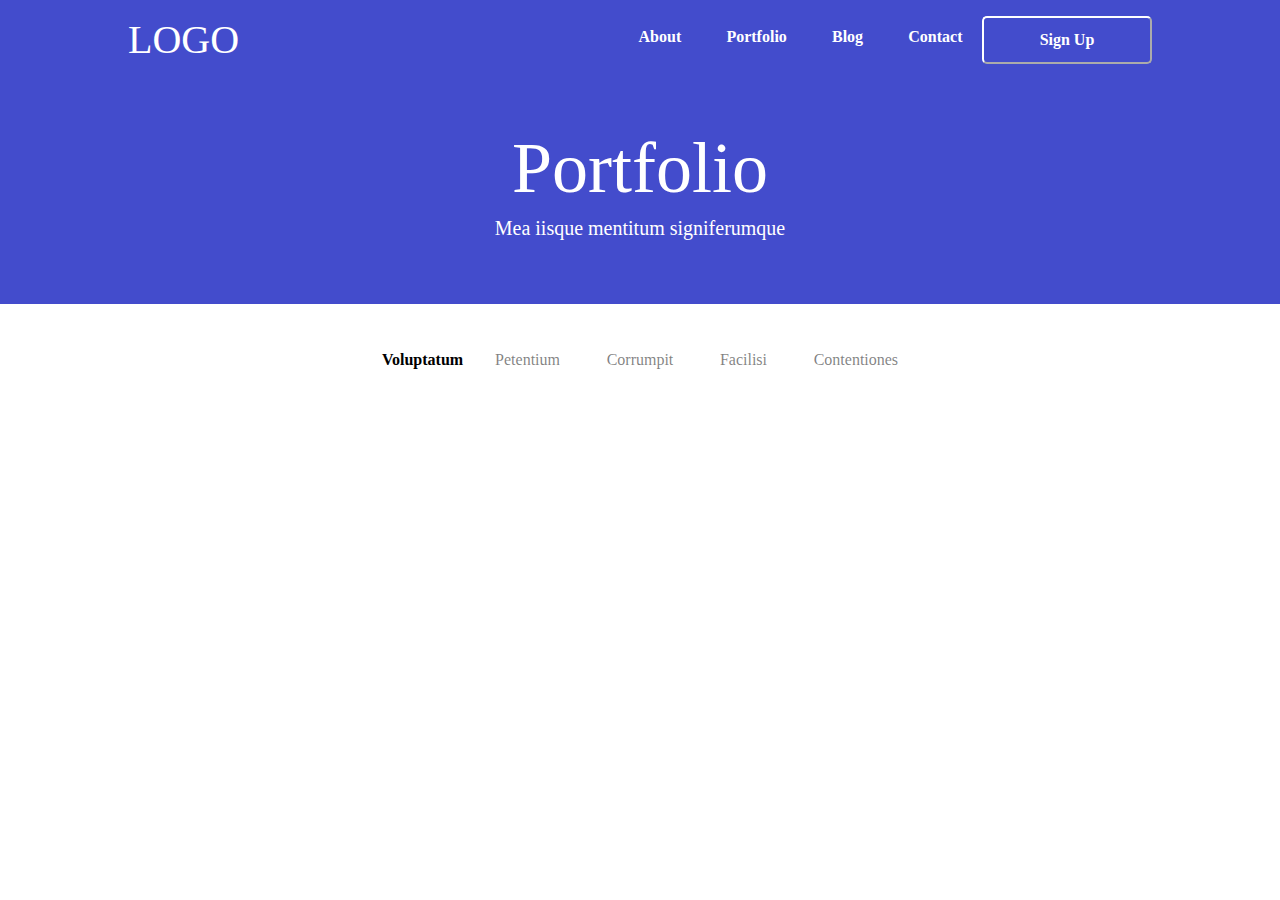
<file: Unit 3 Project/Nav.html>
<!DOCTYPE html>
<html lang="en">
<head>
    <meta charset="UTF-8">
    <meta name="viewport" content="width=device-width, initial-scale=1.0">
    <title>Document</title>
    <link rel="stylesheet" href="https://fonts.googleapis.com/css2?family=Material+Symbols+Outlined:opsz,wght,FILL,GRAD@24,400,0,0" />
    <link rel="stylesheet" href="./navstyles.css">
</head>
<body>
    <header>
        <div class="d1">
            <div class="logo">LOGO
            </div>
            <div class="d12">
                <a href="">About</a>
                <a href="">Portfolio</a>
                <a href="">Blog</a>
                <a href="">Contact</a>
            </div>
            <button>Sign Up</button>
            <span class="log material-symbols-outlined">
                menu
                </span>
                <div class="ho">
                  <p class="x">About</p>
                  <p class="x">Portfolio</p>
                  <p class="x">Blog</p>
                  <p class="x">Contact</p>
                </div>
        </div>
        <div class="d2">
            <p>Portfolio</p>
            <p>Mea iisque mentitum signiferumque</p>
        </div>
    </header>
    <div class="d3">
        <div>Voluptatum</div>
        <div>
            <a href="#">Petentium</a>
            <a href="#">Corrumpit</a>
            <a href="#">Facilisi</a>
            <a href="#">Contentiones</a>
        </div>
    </div>
</body>
</html>
</file>
<file: contact.css>
button{
    border: 1px solid grey;
    border-radius: 2px;
    /* height:20px; */
    margin-left: 5px;
}
a{
    /* font-size: 45px; */
    text-decoration: none;
    color: black;
}
</file>
<file: styles.css>
* {
  box-sizing: border-box;
  margin: 0px;
  padding: 0px;
}

#container {
  width: 100%;
  height: auto;
}

.navbar {
  background-color: rgb(67, 76, 204);
  color: #ffffff;
  display: flex;
  justify-content: space-between;
  /* padding: 50px; */
  /* width:1440px; */
  width: 100%;
  height: 80px;
}
.navbar h3 {
  width: 102px;
  height: 48px;
  margin-top: 16px;
  margin-left: 135px;
  /* bottom: 16px; */
  font-family: DM Serif Display;
  font-size: 40px;
  font-weight: 400;
  line-height: 48px;
  letter-spacing: 0px;
  text-align: left;
}

ul {
  list-style: none;
  display: flex;
  justify-content: center;
  align-items: center;
  gap: 10px;
  margin-left: 40%;
}
.hambergerMenu{
  display: none;
  background-color: #fff;
  
  padding:0px;
  margin: 0px;
}
.hambergerMenu ul{
  flex-direction: column;
  color: #000;
  align-items:baseline;
  /* text-align: left; */
}
/* .navbar span { */
/* display: flex; */
/* justify-content: space-between; */
/* align-items: center; */
/* gap: 10px; */
/* width: 324px; */
/* height: 24px; */
/* margin-top: 28px; */
/* margin-left: 771px; */
/* margin-right: 345px; */
/* letter-spacing: 0px; */
/* color: var(--Text_White, #fff); */
/* text-align: right; */
/* margin-right: 135px; */
/* margin-left: 534px; */
/* font-family: DM Sans; */
/* font-size: 16px; */
/* font-style: normal; */
/* font-weight: 700; */
/* line-height: 150%; 150% 24px */
/* } */
.navbar button {
  /* background-color: transparent; */
  /* color: #ffffff; */
  /* width: 170px; */
  /* height: 48px; */
  margin-top: 16px;
  margin-right: 10%;
  /* margin-left: 135px;  */
  margin-left: 40px;
  /* border: 1px solid #7e7676; */

  background-color: #434ccc;
  border-color: var(--Text_White, #fff);
  border-radius: 5px;
  width: 170px;
  height: 48px;
  color: var(--Text_White, #fff);
  text-align: center;
  font-family: DM Sans;
  font-size: 16px;
  font-style: normal;
  font-weight: 700;

}
.navbar button:hover{
  cursor: pointer;
  background-color: #434aa0;
}
.navbar a{
  text-decoration: none;
  color: #ffffff;
}
.blueBox {
  background-color: rgb(67, 76, 204);
  color: #ffffff;
  width: 100%;
  /* width:1440px; */
  height: 224px;
  color: var(--Text_White, #fff);
  text-align: center;
  font-family: DM Serif Display;
  font-style: normal;
  font-weight: 400;
}
.blueBox h1 {
  font-size: 72px;
  line-height: 111.111%;
  /* 111.111% 80px*/
  /* width: 280px; */
  /* width:40%; */
  /* height: 80px; */
  margin-top: 47px;
  margin: auto;
}
.blueBox p {
  color: #ffffff;
  text-align: center;
  font-family: DM Sans;
  font-size: 20px;
  font-style: normal;
  font-weight: 400;
  line-height: 160%;
  /* 160% 32px*/
  margin-bottom: 55px;
}

.section {
  width: 100%;
  /* height: 240px; */
  margin-bottom: 100px;
}

.menu {
  display: flex;
  justify-content: center;
  gap: 32px;
  align-items: baseline;
  flex-shrink: 0;
  font-family: DM Sans;
  font-size: 16px;
  font-style: normal;
  font-weight: 400;
  line-height: 150%;
  /* 24px 150% */
}

.section > p {
  margin-top: 47px;
}
.section span {
  display: flex;
  gap: 32px;
  width: 403px;
  margin-top: 47px;
}
.section span > p {
  font-family: DM Sans;
  color: var(--text-black-50, rgba(0, 0, 0, 0.5));
}

.Dyellow {
  width: 87.5%;
  /* width:1170px; */
  /* position: relative; */
  height: 512px;
  flex-shrink: 0;
  border-radius: 5px;
  /* background: #F1B505; */
  margin: auto;
  margin-top: 41px;
  background-image: url("./images/girl.png");
  background-position: center;
  background-size: cover;
  background-repeat: no-repeat;
  flex-shrink: 0;
  color: #ffffff;
}
.Dyellow > div {
  position: relative;
  width: 30%;
  top: 14%;
  left: 10%;
  height: 40%;
}
.Dyellow > div p {
  margin-bottom: 21px;
  font-size: 16px;
}
.Dyellow > div h2 {
  font-size: 56px;
}
.Dyellow button {
  width: 170px;
  height: 48px;
  flex-shrink: 0;
  margin-top: 36px;
  background-color: transparent;
  border: 0.5px solid #ffffff;
  color: #ffffff;
}

/* .Dyellow p {
  position: relative;
  top: 30%;
  left:10%;
  font-family: DM Sans;
  font-size: 16px;
  font-style: normal;
  font-weight: 400;
  line-height: 24px; /* 150% */
/* } */
.gridLayout {
  display: grid;
  grid-template-columns: repeat(2, 570px);
  grid-template-rows: repeat(2, 512px);
  justify-content: center;
  gap: 32px;
  margin-top: 32px;
}

.divText {
  border-radius: 5px;
}
.divText div {
  position: relative;
  width: 30%;
  top: 15%;
  left: 10%;
  height: 40%;
  color: #ffffff;
}
.divText > div p {
  margin-bottom: 21px;
  font-size: 16px;
}
.divText > div h2 {
  font-size: 24px;
}
.divText button {
  width: 48px;
  height: 48px;
  flex-shrink: 0;
  margin-top: 36px;
  background-color: transparent;
  border: 0.5px solid #ffffff;
  color: #ffffff;
}

.redDiv {
  background-image: url("./images/statue.png");
  background-position: center;
  background-size: cover;
}

.blueDiv {
  background-image: url("./images/dog.png");
  background-position: center;
  background-size: cover;
}

.yellowDiv {
  background-image: url("./images/robo.png");
  background-position: center;
  background-size: cover;
}

.voiletDiv {
  background-image: url("./images/pot.png");
  background-position: center;
  background-size: cover;
}

.buttons {
  width: 100%;
  display: flex;
  justify-content: center;
  gap: 5px;
  margin-top: 5%;
}
.buttons button {
  width: 48px;
  height: 48px;
  flex-shrink: 0;
  font-size: 20px;
  border-radius: 5px;
  color:blue;
  /* padding:10px; */
}
.buttons button:hover {
 background-color: #434aa0;
 color: #ffff;
}
.buttons button:first-child {
 background-color: transparent;
}
.buttons button:last-child {
  background-color: transparent;
 }
hr {
  margin-top: 80px;
  width: 100%;
  margin-bottom: 80px;
}

.midSection {
  width: 100%;
  display: flex;
  justify-content: center;
  /* border: 1px solid rgb(179, 13, 13) */
  /* margin-bottom:100px; */
}
.midSection div {
  /* border: 1px solid rgb(13, 255, 0); */
  width: 250px;
  margin-right: 20px;
}
.midSection > div span {
  width: 45px;
  height: 45px;
  padding: 10px;
  border: 1px solid rgb(142, 121, 121);
  border-radius: 5px;
}
.midSection > div:first-child h5 {
  color: var(--Text_Black, #000);
  font-family: DM Sans;
  font-size: 16px;
  font-style: normal;
  /* width:425px; */
  font-weight: 400;
  line-height: 24px;
  /* 150% */
  letter-spacing: 4.8px;
  text-transform: uppercase;
  margin-bottom: 33px;
  /* border: 1px solid red; */
}
.midSection > div:first-child h4 {
  color: var(--Text_Black, #000);
  font-family: DM Serif Display;
  font-size: 24px;
  font-style: normal;
  font-weight: 400;
  line-height: 32px;
  /* 133.333% */
  /* width: 275px; */
  /* border: 1px solid red; */
}
.midSection > div > img {
  width: 100%;
  height: 100%;
  border-radius: 5px;
}

.material-symbols-outlined {
  font-variation-settings: "FILL" 0, "wght" 400, "GRAD" 0, "opsz" 24;
  display: none;
}

@media all and (max-width: 769px) {
  /* .navbar{width:100%;} */
  .navbar h3 {
    position: absolute;
    top: 2px;
    margin-left: 20px;
  }
  
  .Dyellow {
    width: 570px;
    height: 512px;
  }
  .gridLayout {
    padding: 10px;
    grid-template-columns: repeat(1, 570px);
    grid-template-rows: repeat(4, 512px);
    /* grid-template-rows: auto; */
    justify-content: center;
    gap: 32px;
    margin-top: 32px;
  }
  /* .section{ */
  /* margin-bottom: 1000px; */
  /* } */
  .midSection {
    flex-direction: column;
    justify-content: center;
    align-items: center;
  }
  .midSection div {
    /* border: 1px solid rgb(13, 255, 0); */
    width: 90%;
    margin-top: 20px;
  }
  .foot {
    flex-direction: column;
    justify-content: center;
    /* align-items: center; */
  }
  .navbar > ul, .navbar > button {
    display: none;
  }
  .material-symbols-outlined {
    font-variation-settings: "FILL" 0, "wght" 400, "GRAD" 0, "opsz" 24;
    display: block;
    position: relative;
    left: 90%;
    top: 30px;
  }
  
  .hambergerMenu {
   
    position: absolute;
    /* background-color: aqua; */
    width:100px;
    height: 130px;
    top: 65px;
    left: 80%;
    padding:5px;
    /* border:1px solid red; */
  }
  .material-symbols-outlined:hover+.hambergerMenu {
            
    display: block;
  }

}

/*# sourceMappingURL=stylle2.css.map */
</file>
<file: search.css>
.shahbaz {
  width: 100%;
  /* height: 352px; */
  padding:5%;
  background-color: #ffdd78;
  display: flex;
  /* position: relative; */
}
.shahbaz .left {
  width: 48%;
}
.shahbaz .left p {
  margin-top: 79px;
  padding-left: 135px;
  margin-bottom: 0%;
  font-family: DM Sans;
  font-size: 16px;
  font-style: normal;
  font-weight: 400;
  line-height: 24px;
  /* 150% */
  letter-spacing: 4.8px;
  text-transform: uppercase;
}
.shahbaz .left h3 {
  padding-left: 135px;
  margin-top: 21px;
  font-family: DM Serif Display;
  font-size: 56px;
  font-style: normal;
  font-weight: 400px;
  line-height: 64px;
}
.shahbaz .right {
  /* width: 48%; */
  margin-top: 160px;
}
.shahbaz .right #search {
  width: 370px;
  height: 48px;
  border-radius: 5px;
  border: 1px solid #DADADA;
  background: #FFF;
}
.shahbaz .right button {
  width: 170px;
  height: 48px;
  border-radius: 5px;
  background-color: #434CCC;
  color: white;
  border: none;
  margin-left: 30px;
}
#search{
  padding:10px;
}

@media all and (max-width: 769px) {
  .shahbaz {
    /* width: 480px; */
    /* height: 500px; */
    
    flex-direction: column;
    /* margin-top: 300px; */
    /* position:relative; */
    
  }
  .right{
    width: 95%;
    /* border: 1px solid red; */
  }
  #search{
    
    padding:10px;
  }
  .shahbaz .right #search {
    width: 100%;
    height: 48px;
  }
  .shahbaz .left {
    margin-left: 10px;
    margin-top: 0%;
  }
  .shahbaz .left p {
    padding-left: 0%;
    margin-top: 60px;
    font-weight: 400px;
  }
  .shahbaz .left h3 {
    width: 209px;
    height: 144px;
    padding-left: 0px;
    line-height: 48px;
    font-size: 40px;
    margin-bottom: 0px;
  }
  .shahbaz .right {
    margin-top: 50px;
    margin-left: 10px;
    margin-right: 30px;
  }
  .shahbaz .right search {
    width: 100%;
    height: 76px;
  }
  .shahbaz .right button {
    margin-top: 20px;
    width: 170px;
    height: 48px;
    margin-left: 0px;
  }
}/*# sourceMappingURL=search.css.map */
</file>
<file: footer.css>
body {
  padding: 0%;
  margin: 0%;
}
footer{
  background-color: rgb(225, 226, 232);
}
.footer2nd {
  width: 100%;
  height: 410px;
  padding: 0%;
  margin: 0%;
  /* background: rgb(245, 246, 252); */
  margin: auto;
  
}

.footer2ndpart {
  width: 80%;
  display: grid;
  padding-top: 5%;
  padding-bottom: 4%;
  grid-template-areas: "fir sec thir fou" "fir sec thir fou";
  justify-content: space-around;
  margin: auto;
  gap: 12%;
}
.footer2ndpart .footer2ndpart div:nth-child(1) {
  grid-area: fir;
}
.footer2ndpart .footer2ndpart div:nth-child(2) {
  grid-area: sec;
}
.footer2ndpart .footer2ndpart div:nth-child(3) {
  grid-area: thir;
}
.footer2ndpart .footer2ndpart div:nth-child(4) {
  grid-area: fou;
}
.footer2ndpart .social-media > img {
  margin-right: 10px;
}

.conform {
  display: flex;
  gap: 8%;
  align-items: center;
}
.conform img {
  border-radius: 10px;
  margin-top: -30px;
}
.conform p {
  color: rgb(168, 169, 173);
  font-family: DM Sans;
  font-size: 16px;
  font-style: normal;
  font-weight: 400;
  line-height: 24px; /* 150% */
}
.conform #data1 {
  color: #000;
  /* Text_Small */
  /* font-family: "Gill Sans", "Gill Sans MT", Calibri, "Trebuchet MS", sans-serif; */
  font-size: 12px;
  font-style: normal;
  font-weight: 700;
  line-height: 24px; /* 200% */
}
.conform #data2 {
  color: #000;
  /* Text_Small */
  /* font-family: "Gill Sans", "Gill Sans MT", Calibri, "Trebuchet MS", sans-serif; */
  font-size: 12px;
  font-style: normal;
  font-weight: 700;
  line-height: 24px; /* 200% */
}

h4 {
  color: rgb(15, 15, 15);
  /* H4 */
  /* font-family: "Gill Sans", "Gill Sans MT", Calibri, "Trebuchet MS", sans-serif; */
  font-size: 24px;
  font-style: normal;
  font-weight: 400px;
  line-height: 32px; /* 133.333% */
}

.footer2ndpart > div > p {
  color: rgb(168, 169, 173);
  font-family: DM Sans;
  font-size: 16px;
  font-style: normal;
  font-weight: 400;
  line-height: 24px; /* 150% */
}

.footer2ndpart > div > h5 {
  /* font-family: "Gill Sans", "Gill Sans MT", Calibri, "Trebuchet MS", sans-serif; */
  font-size: 16px;
  font-style: normal;
  font-weight: 400px;
  line-height: 24px; /* 150% */
}

@media screen and (min-width: 390px) and (max-width: 769px) {
  .footer2nd {
    width: 100%;
    height: 720px;
    padding: 0%;
    margin: 0%;
    /* background: rgb(245, 246, 252); */
    margin: auto;
  }
  .footer2ndpart {
    width: 80%;
    display: grid;
    padding-top: 2%;
    padding-bottom: 2%;
    grid-template-areas: "fir fir" "sec thir" "fou  fou";
    margin: auto;
    gap: 1%;
  }
  .footer2ndpart div:nth-child(1) {
    grid-area: fir;
  }
  .footer2ndpart div:nth-child(2) {
    grid-area: sec;
  }
  .footer2ndpart div:nth-child(3) {
    grid-area: thir;
  }
  .footer2ndpart div:nth-child(4) {
    grid-area: fou;
  }
  .social-media > img {
    margin-right: 10px;
  }
}
/* .link{
  width:95%;
  background-color: transparent;
  display: flex;
  justify-content: flex-end;
  margin: 0px;
} */
.lastpart {
  width: 100%;
  margin: auto;
  display: flex;
  margin-top: -60px;
  justify-content: space-between;
  /* background: rgb(245, 246, 252); */
  color: var(--text-black-50, rgba(0, 0, 0, 0.50));
}
.lastpart p {
  /* color: rgb(168, 169, 173); */
  font-family: DM Sans;
  font-size: 16px;
  font-style: normal;
  font-weight: 400;
  line-height: 24px;
}
.lastpart #para1 {
  margin-left: 10%;
}
.lastpart #para2 {
  margin-right: 10%;
}

@media screen and (min-width: 390px) and (max-width: 769px) {
  .conform{
    margin-top: 50px;
  }
  .footer2ndpart > div:first-child{
    margin-bottom: 30px;
  }
  .lastpart {
    width: 100%;
    display: block;
  }
  .lastpart p {
    color: rgb(168, 169, 173);
    font-family: DM Sans;
    font-size: 16px;
    font-style: normal;
    font-weight: 400;
    line-height: 24px;
  }
  .lastpart #para2 {
    margin-left: 10%;
  }
}


@media screen and (min-width: 390px) and (max-width: 769px) {
  body {
    padding: 0%;
    margin: 0%;
    width: 100%;
  }
}/*# sourceMappingURL=footer.css.map */
</file>
<file: Contact Page/styles.css>
a{
  text-decoration: none;
  color: #ffffff;
}
.shahbaz {
  width: 100%;
  height: 400px;
  background-color: #ffdd78;
  display: flex;
}
.shahbaz .left {
  width: 48%;
}
.shahbaz .left p {
  margin-top: 79px;
  padding-left: 135px;
  margin-bottom: 0%;
  font-family: DM Sans;
  font-size: 16px;
  font-style: normal;
  font-weight: 400;
  line-height: 24px;
  letter-spacing: 4.8px;
  text-transform: uppercase;
}
.shahbaz .left h3 {
  padding-left: 135px;
  margin-top: 21px;
  font-family: DM Serif Display;
  font-size: 56px;
  font-style: normal;
  font-weight: 400px;
  line-height: 64px;
}
.shahbaz .right {
  width: 48%;
  margin-top: 160px;
}
.shahbaz .right #search {
  width: 60%;
  height: 48px;
  border-radius: 5px;
  border: 1px solid #dadada;
  background: #fff;
}
.shahbaz .right button {
  width: 25%;
  height: 48px;
  border-radius: 5px;
  background-color: #434ccc;
  color: white;
  border: none;
  margin-left: 30px;
}

@media all and (max-width: 700px) {
  .shahbaz {
    width: 100%;
    height: 500px;
    display: flex;
    flex-direction: column;
  }
  .shahbaz .left {
    margin-left: 10px;
    margin-top: 0%;
  }
  .shahbaz .left p {
    padding-left: 0%;
    margin-top: 60px;
    font-weight: 400px;
  }
  .shahbaz .left h3 {
    width: 209px;
    height: 144px;
    padding-left: 0px;
    line-height: 48px;
    font-size: 40px;
    margin-bottom: 0px;
  }
  .shahbaz .right {
    margin-top: 20px;
    width: 90%;
    margin-left: 10px;
    margin-right: 10px;
  }
  .shahbaz .right #search {
    width: 100%;
    height: 60px;
  }
  .shahbaz .right button {
    margin-top: 20px;
    width: 30%;
    height: 48px;
    margin-left: 0px;
  }
}
.footer2nd {
  width: 100%;
  height: 500px;
  padding: 0%;
  margin: 0%;
  background: rgb(245, 246, 252);
  margin: auto;
  box-sizing: border-box;
}

.footer2ndpart {
  width: 80%;
  display: grid;
  padding-top: 5%;
  padding-bottom: 4%;
  grid-template-areas: "fir sec thir fou" "fir sec thir fou";
  justify-content: space-around;
  margin: auto;
  gap: 12%;
}
.footer2ndpart .footer2ndpart div:nth-child(1) {
  grid-area: fir;
}
.footer2ndpart .footer2ndpart div:nth-child(2) {
  grid-area: sec;
}
.footer2ndpart .footer2ndpart div:nth-child(3) {
  grid-area: thir;
}
.footer2ndpart .footer2ndpart div:nth-child(4) {
  grid-area: fou;
}
.footer2ndpart .social-media > img {
  margin-right: 10px;
}

.conform {
  display: flex;
  gap: 8%;
  align-items: center;
}
.conform img {
  border-radius: 10px;
  margin-top: -30px;
}
.conform p {
  color: rgb(168, 169, 173);
  font-family: DM Sans;
  font-size: 16px;
  font-style: normal;
  font-weight: 400;
  line-height: 24px;
}
.conform #data1 {
  color: #000;
  font-family: "Gill Sans", "Gill Sans MT", Calibri, "Trebuchet MS", sans-serif;
  font-size: 12px;
  font-style: normal;
  font-weight: 700;
  line-height: 24px;
}
.conform #data2 {
  color: #000;
  font-family: "Gill Sans", "Gill Sans MT", Calibri, "Trebuchet MS", sans-serif;
  font-size: 12px;
  font-style: normal;
  font-weight: 700;
  line-height: 24px;
}

h4 {
  color: rgb(15, 15, 15);
  font-family: "Gill Sans", "Gill Sans MT", Calibri, "Trebuchet MS", sans-serif;
  font-size: 24px;
  font-style: normal;
  font-weight: 400px;
  line-height: 32px;
}

.footer2ndpart > div > p {
  color: rgb(168, 169, 173);
  font-family: DM Sans;
  font-size: 16px;
  font-style: normal;
  font-weight: 400;
  line-height: 24px;
}

.footer2ndpart > div > h5 {
  font-family: "Gill Sans", "Gill Sans MT", Calibri, "Trebuchet MS", sans-serif;
  font-size: 16px;
  font-style: normal;
  font-weight: 400px;
  line-height: 24px;
}

@media all and (max-width: 769px) {
  .footer2nd {
    width: 100%;
    height: 820px;
    padding: 0%;
    margin: 0%;
    background: rgb(245, 246, 252);
    margin: auto;
  }
  .footer2ndpart {
    width: 80%;
    display: grid;
    padding-top: 2%;
    padding-bottom: 2%;
    grid-template-areas: "fir fir" "sec thir" "fou  fou";
    margin: auto;
    gap: 1%;
  }
  .footer2ndpart div:nth-child(1) {
    grid-area: fir;
  }
  .footer2ndpart div:nth-child(2) {
    grid-area: sec;
  }
  .footer2ndpart div:nth-child(3) {
    grid-area: thir;
  }
  .footer2ndpart div:nth-child(4) {
    grid-area: fou;
  }
  .social-media > img {
    margin-right: 10px;
  }
}
.lastpart {
  width: 100%;
  margin: auto;
  display: flex;
  justify-content: space-between;
  background: rgb(245, 246, 252);
  box-sizing: border-box;
}
.lastpart p {
  color: rgb(168, 169, 173);
  font-family: DM Sans;
  font-size: 16px;
  font-style: normal;
  font-weight: 400;
  line-height: 24px;
}
.lastpart #para1 {
  margin-left: 10%;
}
.lastpart #para2 {
  margin-right: 10%;
}

@media all and (max-width: 769px) {
  .lastpart {
    width: 100%;
    display: block;
  }
  .lastpart p {
    color: rgb(168, 169, 173);
    font-family: DM Sans;
    font-size: 16px;
    font-style: normal;
    font-weight: 400;
    line-height: 24px;
  }
  .lastpart #para2 {
    margin-left: 10%;
  }
}
body {
  box-sizing: border-box;
}

body {
  margin: 0;
  padding: 0;
}

header .d1 {
  display: flex;
  background-color: #434ccc;
  height: 80px;
  width: 100%;
  padding: 16px 10% 16px 10%;
  justify-content: space-between;
  box-sizing: border-box;
  align-items: center;
  flex-wrap: wrap;
  position: relative;
}
header .d1 .logo {
  height: 48px;
  width: 102px;
  color: var(--Text_White, #fff);
  font-family: DM Serif Display;
  font-size: 40px;
  font-style: normal;
  font-weight: 400;
}
header .d1 .d12 {
  display: flex;
  justify-content: space-between;
  text-align: right;
  font-family: DM Sans;
  font-size: 16px;
  font-style: normal;
  font-weight: 700;
  height: 24px;
  width: 324px;
  margin-left: 38%;
}
header .d1 .d12 a {
  text-decoration: none;
  color: var(--Text_White, #fff);
}
header .d1 button {
  background-color: #434ccc;
  border-color: var(--Text_White, #fff);
  border-radius: 5px;
  width: 170px;
  height: 48px;
  color: var(--Text_White, #fff);
  text-align: center;
  font-family: DM Sans;
  font-size: 16px;
  font-style: normal;
  font-weight: 700;
}
header .d1 button:hover {
  cursor: pointer;
  background-color: #434aa0;
}
header .d2 {
  background-color: #434ccc;
  width: 100%;
  height: 224px;
  display: flex;
  flex-direction: column;
  box-sizing: border-box;
  align-items: center;
  padding-top: 47px;
}
header .d2 p {
  margin: 0px;
  text-align: center;
}
header .d2 p:nth-child(1) {
  color: var(--Text_White, #fff);
  width: 280px;
  height: 80px;
  font-size: 72px;
  font-style: normal;
  font-weight: 400;
  margin-bottom: 10px;
}
header .d2 p:nth-child(2) {
  color: var(--Text_White, #fff);
  height: 32px;
  width: 332px;
  font-size: 20px;
  font-style: normal;
  font-weight: 400;
}
header .log {
  display: none;
}
header .ho {
  display: none;
}

@media all and (max-width: 860px) {
  header .d1 {
    position: relative;
    height: 64px;
  }
  header .d1 .logo {
    height: 32px;
    width: 70px;
    font-size: 24px;
    display: flex;
    align-items: center;
    justify-content: center;
  }
  header .d1 button {
    display: none;
  }
  header .d1 .log {
    display: block;
    position: absolute;
    right: 5%;
    top: 20px;
    color: var(--Text_White, #fff);
  }
  header .d1 .ho {
    height: 200px;
    width: 30%;
    box-shadow: rgba(0, 0, 0, 0.35) 0px 5px 15px;
    position: absolute;
    left: 70%;
    top: 40px;
    padding: 20px;
    color: brown;
    font-size: larger;
    display: none;
    background-color: var(--Text_White, #fff);
  }
  header .d1 .log:hover ~ .ho {
    display: block;
  }
  header .d12 a {
    display: none;
  }
  header .d2 {
    height: 176px;
    padding-top: 28px;
  }
  header .d2 p:nth-child(1) {
    width: 218px;
    height: 64px;
    font-size: 56px;
  }
}
@media all and (max-width: 500px) {
  .main {
    padding-top: 16px !important;
  }
  .main .map {
    width: 80%;
    height: 200px !important;
    margin-bottom: 44 !important;
  }
  .main .msin {
    display: flex;
    flex-direction: column;
    width: 100%;
    height: 100%;
  }
  .main .msin .msg {
    width: 100% !important;
  }
  .main .msin .msg h2 {
    font-size: 40px !important;
    margin: 0px 0px 28px !important;
  }
  .main .msin .msg .naem {
    flex-direction: column;
    gap: 10px !important;
  }
  .main .msin .msg .naem #name,
  .main .msin .msg .naem #email {
    width: 100% !important;
  }
  .main .msin .msg #text {
    width: 100% !important;
    height: 150px !important;
  }
}
.main {
  height: 1248px;
  width: 100%;
  background-color: #f5f6fc;
  padding-top: 64px;
}
.main .map {
  width: 80%;
  height: 640px;
  margin: auto;
  margin-bottom: 60px;
}
.main .map iframe {
  height: 100%;
  width: 100%;
}
.main .msin {
  width: 80%;
  display: flex;
  margin: auto;
  box-sizing: border-box;
  gap: 5%;
}
.main .msin .msg {
  width: 70%;
}
.main .msin .msg h2 {
  font-size: 56px;
  font-weight: 400;
  margin: 0px 0px 36px;
}
.main .msin .msg .naem {
  display: flex;
  gap: 5%;
}
.main .msin .msg .naem #name {
  width: 47%;
  height: 28px;
}
.main .msin .msg .naem #email {
  width: 47%;
  height: 28px;
}
.main .msin .msg #text {
  margin-top: 28px;
  width: 98%;
  height: 144px;
  margin-bottom: 32px;
}
.main .msin .msg #sub {
  width: 170px;
  height: 48px;
  background-color: #434ccc;
  border: none;
  color: var(--Text_White, #fff);
  border-radius: 5px;
}
.main .msin .info h2 {
  font-size: 56px;
  font-weight: 400;
  margin-bottom: 36px;
  margin: 0px 0px 36px;
}
.main .msin .info .s1 {
  display: flex;
  height: 50px;
  gap: 5%;
  margin-bottom: 30px;
}
.main .msin .info .s1 svg path {
  height: 48px;
}
.main .msin .info .s1 p {
  text-align: start;
}
.main .msin .info .sym {
  display: flex;
  gap: 5%;
}
.main .msin .info .sym button {
  background-color: #434ccc;
  border: none;
  height: 48px;
  width: 48px;
  border-radius: 5px;
}/*# sourceMappingURL=styles.css.map */
</file>
<file: Unit 3 Project/styles.css>
body {
  margin: 0;
  padding: 0;
}

header .d1 {
  display: flex;
  background-color: #434ccc;
  height: 80px;
  width: 100%;
  padding: 16px 10% 16px 10%;
  justify-content: space-between;
  box-sizing: border-box;
  align-items: center;
  flex-wrap: wrap;
  position: relative;
}
header .d1 .logo {
  height: 48px;
  width: 102px;
  color: var(--Text_White, #fff);
  font-family: DM Serif Display;
  font-size: 40px;
  font-style: normal;
  font-weight: 400;
}
header .d1 .d12 {
  display: flex;
  justify-content: space-between;
  text-align: right;
  font-family: DM Sans;
  font-size: 16px;
  font-style: normal;
  font-weight: 700;
  height: 24px;
  width: 324px;
  margin-left: 38%;
}
header .d1 .d12 a {
  text-decoration: none;
  color: var(--Text_White, #fff);
}
header .d1 button {
  background-color: #434ccc;
  border-color: var(--Text_White, #fff);
  border-radius: 5px;
  width: 170px;
  height: 48px;
  color: var(--Text_White, #fff);
  text-align: center;
  font-family: DM Sans;
  font-size: 16px;
  font-style: normal;
  font-weight: 700;
}
header .d1 button:hover {
  cursor: pointer;
  background-color: #434aa0;
}
header .d2 {
  background-color: #434ccc;
  width: 100%;
  height: 224px;
  display: flex;
  flex-direction: column;
  box-sizing: border-box;
  align-items: center;
  padding-top: 47px;
}
header .d2 p {
  margin: 0px;
  text-align: center;
}
header .d2 p:nth-child(1) {
  color: var(--Text_White, #fff);
  width: 280px;
  height: 80px;
  font-size: 72px;
  font-style: normal;
  font-weight: 400;
  margin-bottom: 10px;
}
header .d2 p:nth-child(2) {
  color: var(--Text_White, #fff);
  height: 32px;
  width: 332px;
  font-size: 20px;
  font-style: normal;
  font-weight: 400;
}
header .log {
  display: none;
}
header .ho {
  display: none;
}

.d3 {
  display: flex;
  justify-content: center;
  padding-top: 47px;
}
.d3 div:nth-child(1) {
  margin-right: 32px;
  color: var(--Text_Black, #000);
  font-family: DM Sans;
  font-size: 16px;
  font-style: normal;
  font-weight: 700;
}
.d3 div:nth-child(2) {
  width: 403px;
  height: 24px;
  font-family: DM Sans;
  font-size: 16px;
  font-style: normal;
  font-weight: 400;
  display: flex;
  justify-content: space-between;
}
.d3 div:nth-child(2) a {
  text-decoration: none;
  color: var(--text-black-50, rgba(0, 0, 0, 0.5));
}

@media all and (max-width: 860px) {
  header .d1 {
    position: relative;
    height: 64px;
  }
  header .d1 .logo {
    height: 32px;
    width: 70px;
    font-size: 24px;
    display: flex;
    align-items: center;
    justify-content: center;
  }
  header .d1 button {
    display: none;
  }
  header .d1 .log {
    display: block;
    position: absolute;
    right: 5%;
    top: 20px;
    color: var(--Text_White, #fff);
  }
  header .d1 .ho {
    height: 200px;
    width: 30%;
    box-shadow: rgba(0, 0, 0, 0.35) 0px 5px 15px;
    position: absolute;
    left: 70%;
    top: 40px;
    padding: 20px;
    color: brown;
    font-size: larger;
    display: none;
    background-color: var(--Text_White, #fff);
  }
  header .d1 .log:hover ~ .ho {
    display: block;
  }
  header .d12 a {
    display: none;
  }
  header .d2 {
    height: 176px;
    padding-top: 28px;
  }
  header .d2 p:nth-child(1) {
    width: 218px;
    height: 64px;
    font-size: 56px;
    margin-bottom: 13px;
  }
}/*# sourceMappingURL=styles.css.map */
</file>
<file: CWYogesh/cart.css>
.container {
  display: grid;
  grid-template-columns: repeat(2, 1fr);
  grid-template-rows: repeat(3, 1fr);
  width: 82.3%;
  height: auto;
  /* border: 2px solid green; */
  margin: auto;
  gap: 20px;
}

.container > div:nth-child(1) {
  width: 100%;
  height: 512px;
  grid-column: span 2/3;
}

.container > div:nth-child(2) {
  width: 500px;
  height: 512px;
  border-radius: 5px;
}

.container > div:nth-child(3) {
  width: 500px;
  height: 512px;
  border-radius: 5px;
}

.container > div:nth-child(4) {
  width: 500px;
  height: 512px;
  border-radius: 5px;
}

.container > div:nth-child(5) {
  width: 500px;
  height: 512px;
  border-radius: 5px;
}

.button {
  width: 82.3%;
  /* border: 2px solid black; */
  height: 20px;
  margin: auto;
  width: -moz-fit-content;
  width: fit-content;
  padding-top: 5px;
}

img {
  width: 100%;
  height: 100%;
}

.text1 {
  position: absolute;
  padding-left: 100px;
  padding-top: 156px;
  padding-bottom: 228px;
  padding-right: 700px;
}

.text1 > button {
  color: #fff;
  background-color: #f1b505;
  border: none;
  box-shadow: rgba(0, 0, 0, 0.05) 0px 0px 0px 1px;
}

.text1 > h2 {
  font-family: DM Serif Display;
  font-size: 53px;
  font-style: normal;
  font-weight: 400;
  line-height: 64px;
  color: #fff;
}

.text1 > p {
  color: rgba(255, 255, 255, 0.5);
}

.text {
  position: absolute;
  padding-top: 120px;
  padding-left: 100px;
  padding-right: 309px;
  padding-bottom: 296px;
  width: 161px;
  height: 96px;
}

.text h4 {
  color: #fff;
}

.text p {
  color: rgba(255, 255, 255, 0.5);
}

.text button {
  border: none;
  color: white;
  box-shadow: rgba(0, 0, 0, 0.02) 0px 1px 3px 0px, rgba(27, 31, 35, 0.15) 0px 0px 0px 1px;
}

.btn button {
  width: 40px;
  height: 40px;
  border: none;
  color: #434CCC;
  text-align: center;
  background-color: white;
  box-shadow: rgba(0, 0, 0, 0.1) 0px 4px 12px;
  border-radius: 5px;
}

.btn button:nth-child(2) {
  background-color: #4a50a1;
}/*# sourceMappingURL=cart.css.map */
</file>
<file: Unit 3 Project 2/cstyles.css>
body {
  margin: 0;
  padding: 0;
}

header .d1 {
  display: flex;
  background-color: #434ccc;
  height: 80px;
  width: 100%;
  padding: 16px 10% 16px 10%;
  justify-content: space-between;
  box-sizing: border-box;
  align-items: center;
  flex-wrap: wrap;
  position: relative;
}
header .d1 .logo {
  height: 48px;
  width: 102px;
  color: var(--Text_White, #fff);
  font-family: DM Serif Display;
  font-size: 40px;
  font-style: normal;
  font-weight: 400;
}
header .d1 .d12 {
  display: flex;
  justify-content: space-between;
  text-align: right;
  font-family: DM Sans;
  font-size: 16px;
  font-style: normal;
  font-weight: 700;
  height: 24px;
  width: 324px;
  margin-left: 38%;
}
header .d1 .d12 a {
  text-decoration: none;
  color: var(--Text_White, #fff);
}
header .d1 button {
  background-color: #434ccc;
  border-color: var(--Text_White, #fff);
  border-radius: 5px;
  width: 170px;
  height: 48px;
  color: var(--Text_White, #fff);
  text-align: center;
  font-family: DM Sans;
  font-size: 16px;
  font-style: normal;
  font-weight: 700;
}
header .d1 button:hover {
  cursor: pointer;
  background-color: #434aa0;
}
header .d2 {
  background-color: #434ccc;
  width: 100%;
  height: 224px;
  display: flex;
  flex-direction: column;
  box-sizing: border-box;
  align-items: center;
  padding-top: 47px;
}
header .d2 p {
  margin: 0px;
  text-align: center;
}
header .d2 p:nth-child(1) {
  color: var(--Text_White, #fff);
  width: 280px;
  height: 80px;
  font-size: 72px;
  font-style: normal;
  font-weight: 400;
  margin-bottom: 10px;
}
header .d2 p:nth-child(2) {
  color: var(--Text_White, #fff);
  height: 32px;
  width: 332px;
  font-size: 20px;
  font-style: normal;
  font-weight: 400;
}
header .log {
  display: none;
}
header .ho {
  display: none;
}

@media all and (max-width: 860px) {
  header .d1 {
    position: relative;
    height: 64px;
  }
  header .d1 .logo {
    height: 32px;
    width: 70px;
    font-size: 24px;
    display: flex;
    align-items: center;
    justify-content: center;
  }
  header .d1 button {
    display: none;
  }
  header .d1 .log {
    display: block;
    position: absolute;
    right: 5%;
    top: 20px;
    color: var(--Text_White, #fff);
  }
  header .d1 .ho {
    height: 200px;
    width: 30%;
    box-shadow: rgba(0, 0, 0, 0.35) 0px 5px 15px;
    position: absolute;
    left: 70%;
    top: 40px;
    padding: 20px;
    color: brown;
    font-size: larger;
    display: none;
    background-color: var(--Text_White, #fff);
  }
  header .d1 .log:hover ~ .ho {
    display: block;
  }
  header .d12 a {
    display: none;
  }
  header .d2 {
    height: 176px;
    padding-top: 28px;
  }
  header .d2 p:nth-child(1) {
    width: 218px;
    height: 64px;
    font-size: 56px;
  }
}
.main {
  height: 1248px;
  width: 100%;
  background-color: #f5f6fc;
}
.main .map {
  width: 80%;
  height: 640px;
  margin: auto;
  margin-top: 64px;
  margin-bottom: 60px;
}
.main .map iframe {
  height: 100%;
  width: 100%;
}
.main .msin {
  width: 80%;
  display: flex;
  margin: auto;
  box-sizing: border-box;
  gap: 5%;
}
.main .msin .msg {
  width: 70%;
}
.main .msin .msg h2 {
  font-size: 56px;
  font-weight: 400;
  margin: 0px 0px 36px;
}
.main .msin .msg .naem {
  display: flex;
  gap: 5%;
}
.main .msin .msg .naem #name {
  width: 47%;
  height: 28px;
}
.main .msin .msg .naem #email {
  width: 47%;
}
.main .msin .msg #text {
  margin-top: 28px;
  width: 98%;
  height: 144px;
  margin-bottom: 32px;
}
.main .msin .msg #sub {
  width: 170px;
  height: 48px;
  background-color: #434ccc;
  border: none;
  color: var(--Text_White, #fff);
}
.main .msin .info h2 {
  font-size: 56px;
  font-weight: 400;
  margin-bottom: 36px;
  margin: 0px 0px 36px;
}
.main .msin .info .s1 {
  display: flex;
  height: 50px;
  gap: 5%;
  margin-bottom: 30px;
}
.main .msin .info .s1 svg path {
  height: 48px;
}
.main .msin .info .s1 p {
  text-align: start;
}
.main .msin .info .sym {
  display: flex;
  gap: 5%;
}
.main .msin .info .sym button {
  background-color: #434ccc;
  border: none;
  height: 48px;
  width: 48px;
  border-radius: 5px;
}/*# sourceMappingURL=cstyles.css.map */
</file>
<file: Unit 3 Project/navstyles.css>
body {
  margin: 0;
  padding: 0;
}

header .d1 {
  display: flex;
  background-color: #434ccc;
  height: 80px;
  width: 100%;
  padding: 16px 10% 16px 10%;
  justify-content: space-between;
  box-sizing: border-box;
  align-items: center;
  flex-wrap: wrap;
  position: relative;
}
header .d1 .logo {
  height: 48px;
  width: 102px;
  color: var(--Text_White, #fff);
  font-family: DM Serif Display;
  font-size: 40px;
  font-style: normal;
  font-weight: 400;
}
header .d1 .d12 {
  display: flex;
  justify-content: space-between;
  text-align: right;
  font-family: DM Sans;
  font-size: 16px;
  font-style: normal;
  font-weight: 700;
  height: 24px;
  width: 324px;
  margin-left: 38%;
}
header .d1 .d12 a {
  text-decoration: none;
  color: var(--Text_White, #fff);
}
header .d1 button {
  background-color: #434ccc;
  border-color: var(--Text_White, #fff);
  border-radius: 5px;
  width: 170px;
  height: 48px;
  color: var(--Text_White, #fff);
  text-align: center;
  font-family: DM Sans;
  font-size: 16px;
  font-style: normal;
  font-weight: 700;
}
header .d1 button:hover {
  cursor: pointer;
  background-color: #434aa0;
}
header .d2 {
  background-color: #434ccc;
  width: 100%;
  height: 224px;
  display: flex;
  flex-direction: column;
  box-sizing: border-box;
  align-items: center;
  padding-top: 47px;
}
header .d2 p {
  margin: 0px;
  text-align: center;
}
header .d2 p:nth-child(1) {
  color: var(--Text_White, #fff);
  width: 280px;
  height: 80px;
  font-size: 72px;
  font-style: normal;
  font-weight: 400;
  margin-bottom: 10px;
}
header .d2 p:nth-child(2) {
  color: var(--Text_White, #fff);
  height: 32px;
  width: 332px;
  font-size: 20px;
  font-style: normal;
  font-weight: 400;
}
header .log {
  display: none;
}
header .ho {
  display: none;
}

.d3 {
  display: flex;
  justify-content: center;
  padding-top: 47px;
}
.d3 div:nth-child(1) {
  margin-right: 32px;
  color: var(--Text_Black, #000);
  font-family: DM Sans;
  font-size: 16px;
  font-style: normal;
  font-weight: 700;
}
.d3 div:nth-child(2) {
  width: 403px;
  height: 24px;
  font-family: DM Sans;
  font-size: 16px;
  font-style: normal;
  font-weight: 400;
  display: flex;
  justify-content: space-between;
}
.d3 div:nth-child(2) a {
  text-decoration: none;
  color: var(--text-black-50, rgba(0, 0, 0, 0.5));
}

@media all and (max-width: 860px) {
  header .d1 {
    position: relative;
    height: 64px;
  }
  header .d1 .logo {
    height: 32px;
    width: 70px;
    font-size: 24px;
    display: flex;
    align-items: center;
    justify-content: center;
  }
  header .d1 button {
    display: none;
  }
  header .d1 .log {
    display: block;
    position: absolute;
    right: 5%;
    top: 20px;
    color: var(--Text_White, #fff);
  }
  header .d1 .ho {
    height: 200px;
    width: 30%;
    box-shadow: rgba(0, 0, 0, 0.35) 0px 5px 15px;
    position: absolute;
    left: 70%;
    top: 40px;
    padding: 20px;
    color: brown;
    font-size: larger;
    display: none;
    background-color: var(--Text_White, #fff);
  }
  header .d1 .log:hover ~ .ho {
    display: block;
  }
  header .d12 a {
    display: none;
  }
  header .d2 {
    height: 176px;
    padding-top: 28px;
  }
  header .d2 p:nth-child(1) {
    width: 218px;
    height: 64px;
    font-size: 56px;
    margin-bottom: 13px;
  }
}/*# sourceMappingURL=navstyles.css.map */
</file>
